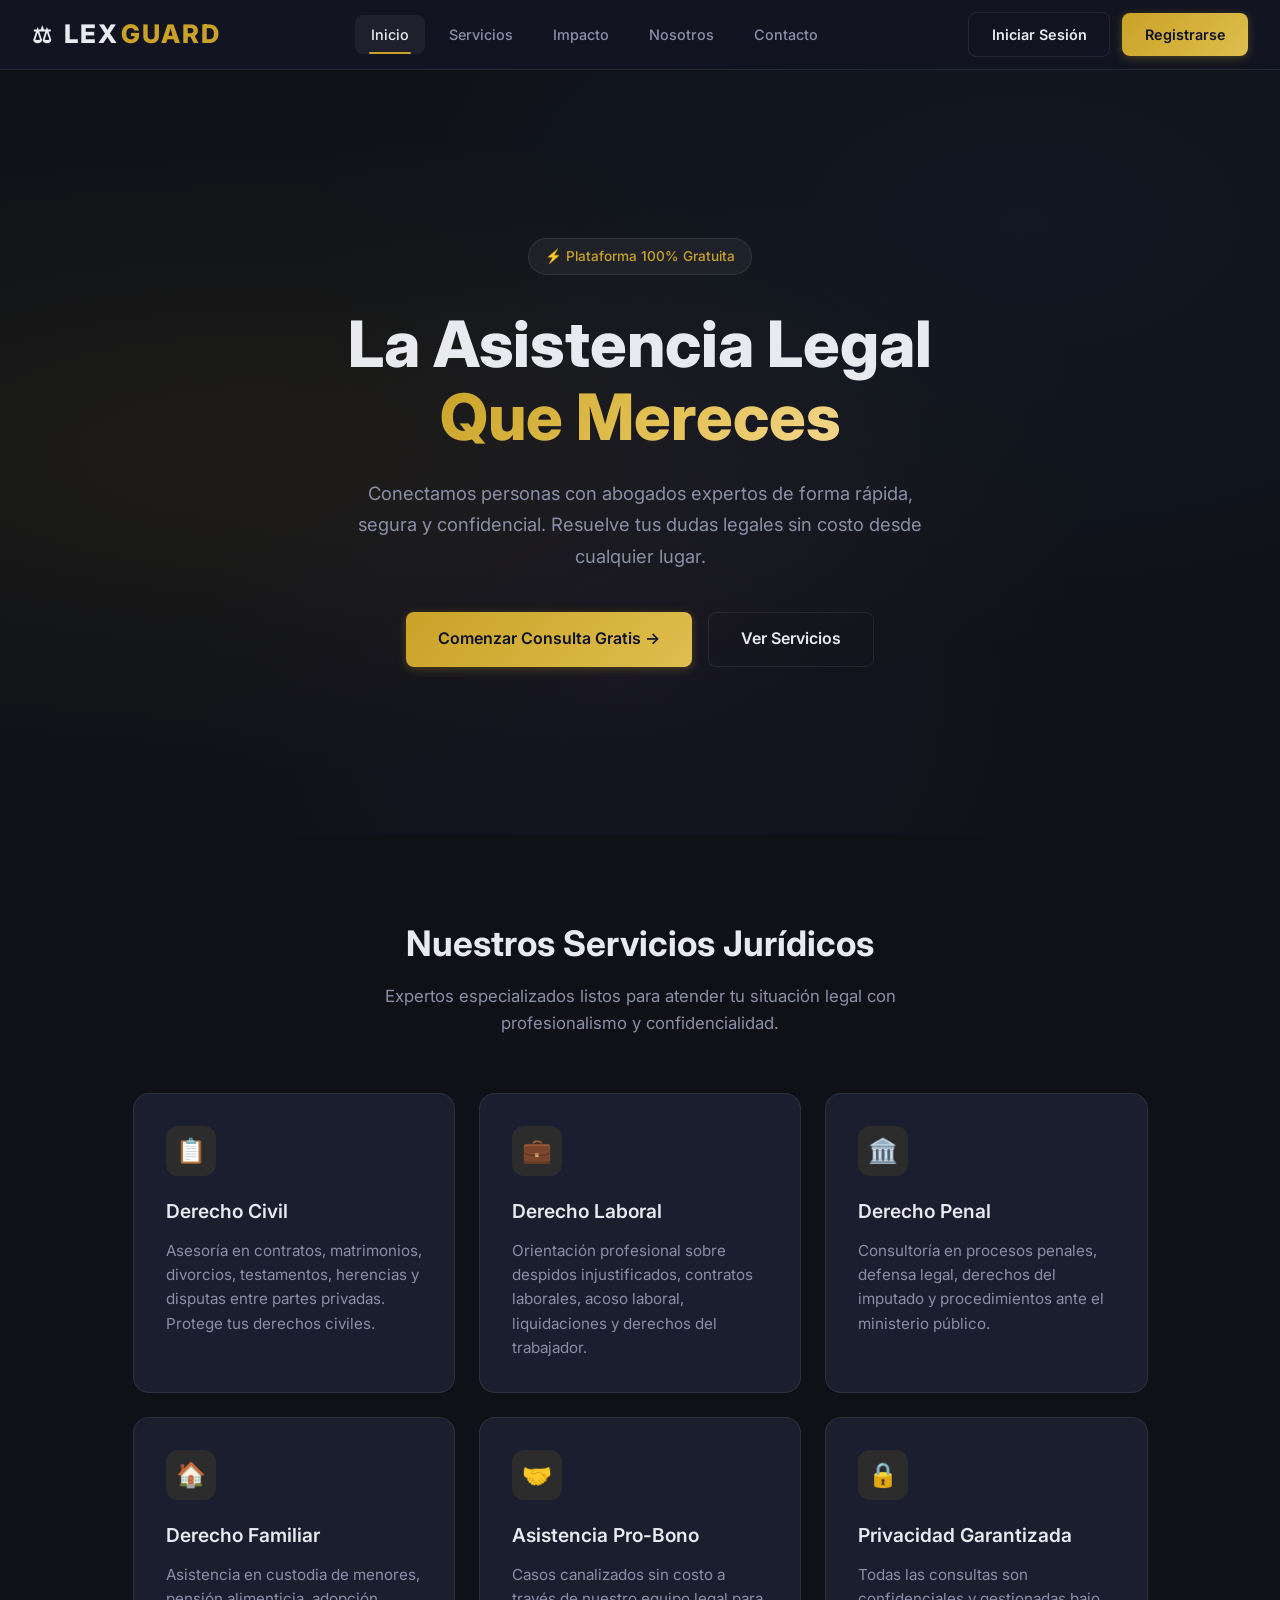
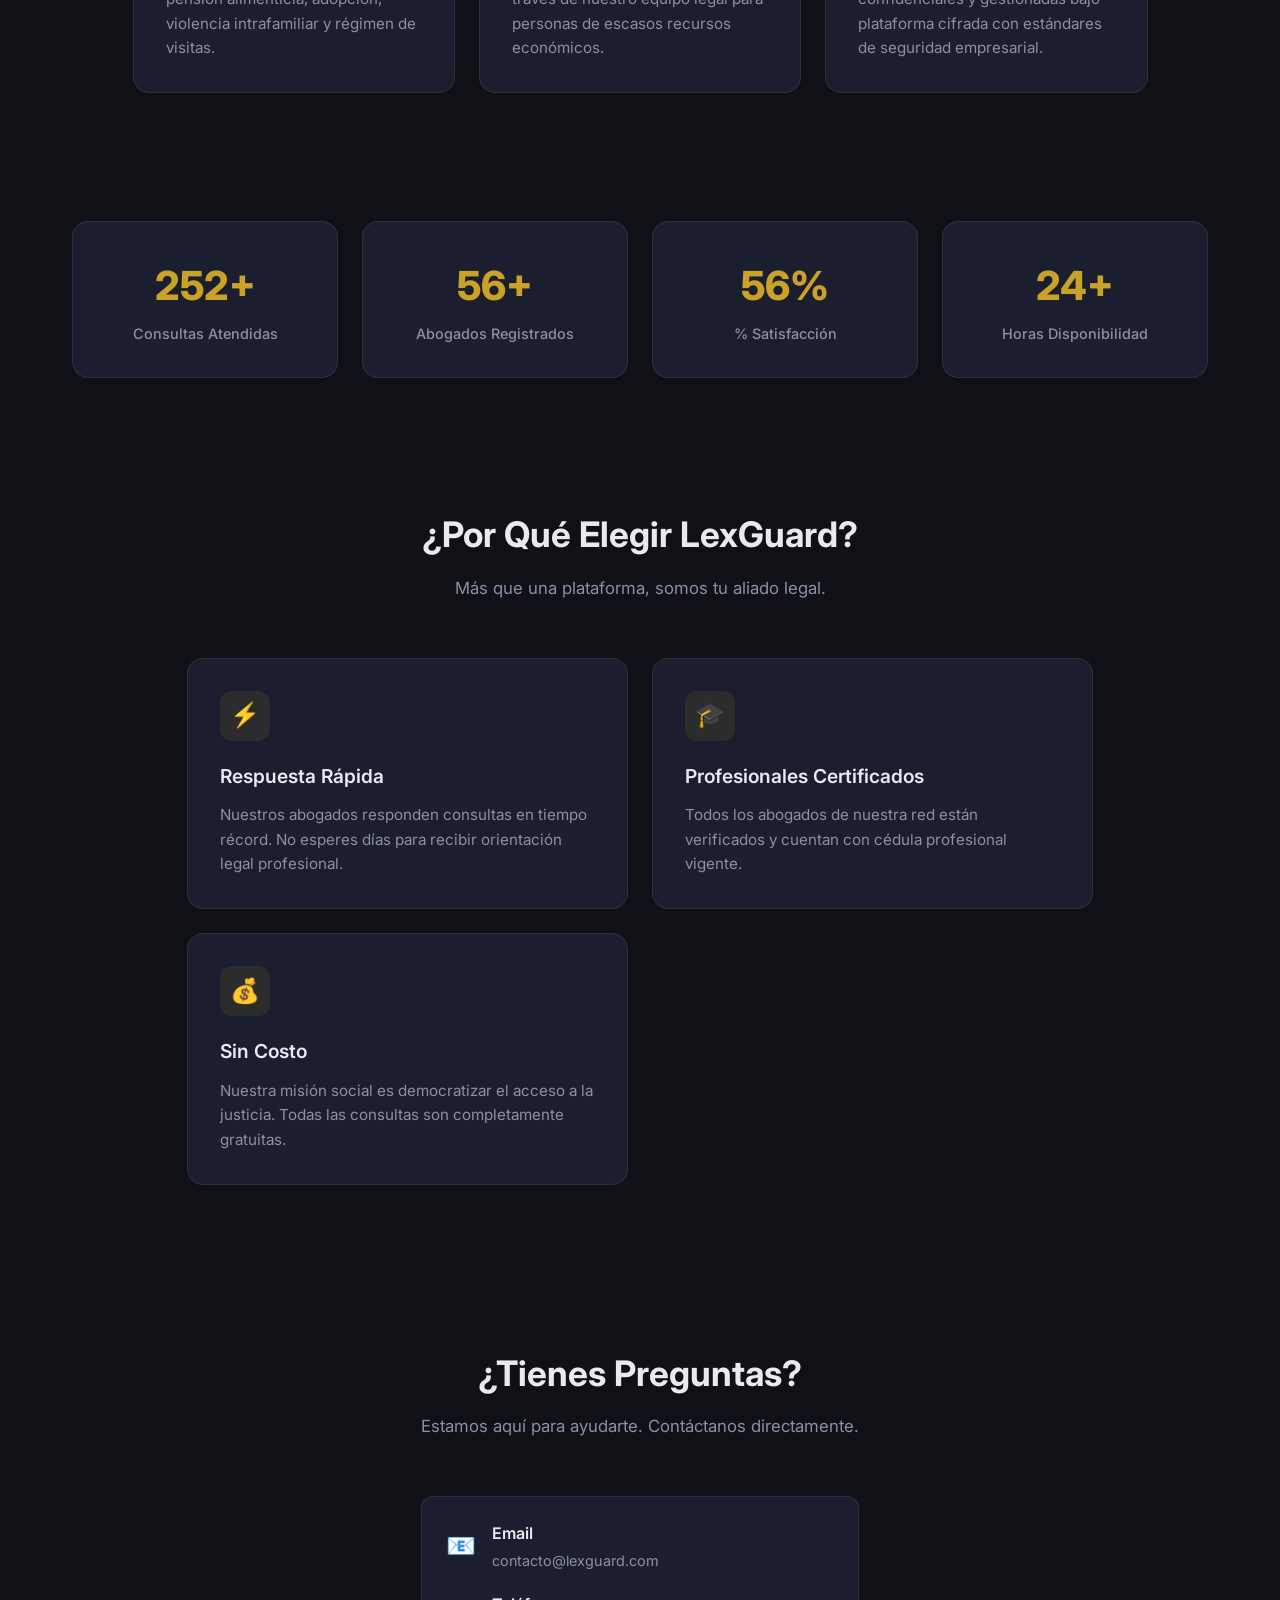
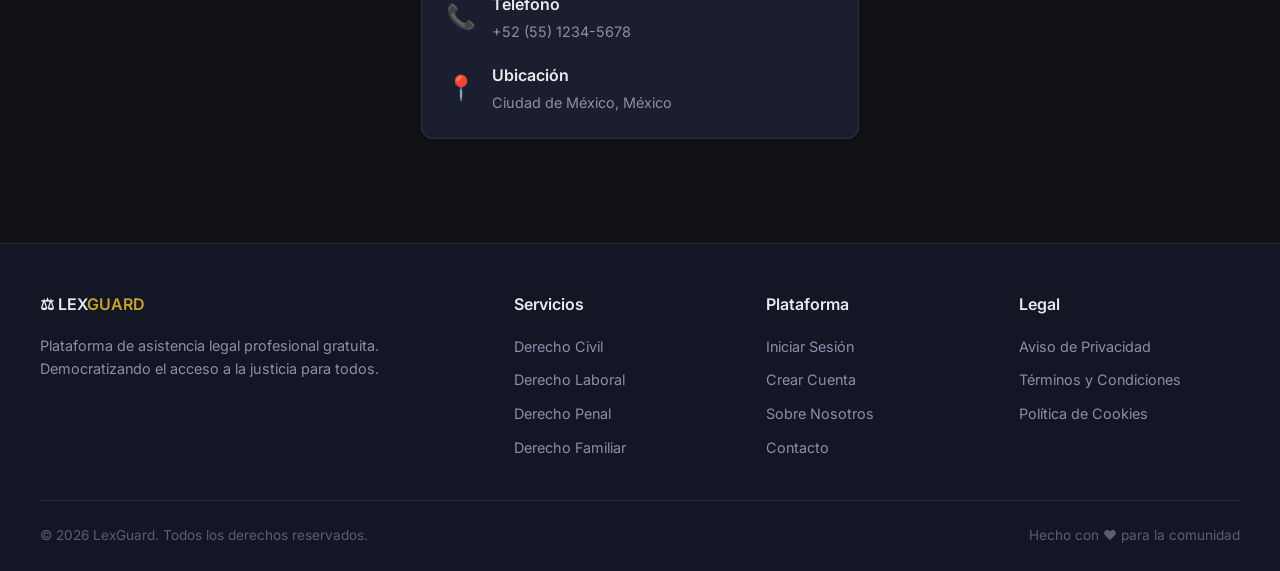
<file: frontend/index.html>
<!DOCTYPE html>
<html lang="es">
<head>
    <meta charset="UTF-8">
    <meta name="viewport" content="width=device-width, initial-scale=1.0">
    <meta name="description" content="LexGuard — Plataforma de asistencia legal profesional gratuita. Consulta a expertos en derecho civil, laboral y penal desde la comodidad de tu hogar.">
    <title>LexGuard | Asistencia Legal Profesional Gratuita</title>
    <link rel="stylesheet" href="css/style.css">
</head>
<body>

    <nav class="navbar" id="mainNavbar">
        <a href="index.html" class="logo">LEX<span>GUARD</span></a>

        <div class="hamburger" id="hamburgerBtn" onclick="toggleMenu()">
            <span></span><span></span><span></span>
        </div>

        <div class="nav-links" id="navLinks">
            <a href="#inicio" class="active">Inicio</a>
            <a href="#servicios">Servicios</a>
            <a href="#estadisticas">Impacto</a>
            <a href="#nosotros">Nosotros</a>
            <a href="#contacto">Contacto</a>
        </div>

        <div class="auth-buttons" id="authSection">
            <a href="login.html" class="btn btn-outline">Iniciar Sesión</a>
            <a href="registro.html" class="btn btn-primary">Registrarse</a>
        </div>
    </nav>

    <section class="hero" id="inicio">
        <div class="hero-content">
            <div class="hero-badge">
                ⚡ Plataforma 100% Gratuita
            </div>
            <h1>
                La Asistencia Legal<br>
                <span class="gradient-text">Que Mereces</span>
            </h1>
            <p>Conectamos personas con abogados expertos de forma rápida, segura y confidencial. Resuelve tus dudas legales sin costo desde cualquier lugar.</p>
            <div class="hero-buttons">
                <a href="registro.html" class="btn btn-primary">Comenzar Consulta Gratis →</a>
                <a href="#servicios" class="btn btn-outline">Ver Servicios</a>
            </div>
        </div>
    </section>

    <section class="section" id="servicios">
        <div class="section-header">
            <h2>Nuestros Servicios Jurídicos</h2>
            <p>Expertos especializados listos para atender tu situación legal con profesionalismo y confidencialidad.</p>
        </div>
        <div class="services-grid">
            <div class="service-card">
                <div class="service-icon">📋</div>
                <h3>Derecho Civil</h3>
                <p>Asesoría en contratos, matrimonios, divorcios, testamentos, herencias y disputas entre partes privadas. Protege tus derechos civiles.</p>
            </div>
            <div class="service-card">
                <div class="service-icon">💼</div>
                <h3>Derecho Laboral</h3>
                <p>Orientación profesional sobre despidos injustificados, contratos laborales, acoso laboral, liquidaciones y derechos del trabajador.</p>
            </div>
            <div class="service-card">
                <div class="service-icon">🏛️</div>
                <h3>Derecho Penal</h3>
                <p>Consultoría en procesos penales, defensa legal, derechos del imputado y procedimientos ante el ministerio público.</p>
            </div>
            <div class="service-card">
                <div class="service-icon">🏠</div>
                <h3>Derecho Familiar</h3>
                <p>Asistencia en custodia de menores, pensión alimenticia, adopción, violencia intrafamiliar y régimen de visitas.</p>
            </div>
            <div class="service-card">
                <div class="service-icon">🤝</div>
                <h3>Asistencia Pro-Bono</h3>
                <p>Casos canalizados sin costo a través de nuestro equipo legal para personas de escasos recursos económicos.</p>
            </div>
            <div class="service-card">
                <div class="service-icon">🔒</div>
                <h3>Privacidad Garantizada</h3>
                <p>Todas las consultas son confidenciales y gestionadas bajo plataforma cifrada con estándares de seguridad empresarial.</p>
            </div>
        </div>
    </section>

    <section id="estadisticas">
        <div class="stats-bar">
            <div class="stat-item">
                <div class="stat-number" data-target="500">0</div>
                <div class="stat-label">Consultas Atendidas</div>
            </div>
            <div class="stat-item">
                <div class="stat-number" data-target="120">0</div>
                <div class="stat-label">Abogados Registrados</div>
            </div>
            <div class="stat-item">
                <div class="stat-number" data-target="95">0</div>
                <div class="stat-label">% Satisfacción</div>
            </div>
            <div class="stat-item">
                <div class="stat-number" data-target="24">0</div>
                <div class="stat-label">Horas Disponibilidad</div>
            </div>
        </div>
    </section>

    <!-- ===== NOSOTROS ===== -->
    <section class="section" id="nosotros">
        <div class="section-header">
            <h2>¿Por Qué Elegir LexGuard?</h2>
            <p>Más que una plataforma, somos tu aliado legal.</p>
        </div>
        <div class="services-grid">
            <div class="service-card">
                <div class="service-icon">⚡</div>
                <h3>Respuesta Rápida</h3>
                <p>Nuestros abogados responden consultas en tiempo récord. No esperes días para recibir orientación legal profesional.</p>
            </div>
            <div class="service-card">
                <div class="service-icon">🎓</div>
                <h3>Profesionales Certificados</h3>
                <p>Todos los abogados de nuestra red están verificados y cuentan con cédula profesional vigente.</p>
            </div>
            <div class="service-card">
                <div class="service-icon">💰</div>
                <h3>Sin Costo</h3>
                <p>Nuestra misión social es democratizar el acceso a la justicia. Todas las consultas son completamente gratuitas.</p>
            </div>
        </div>
    </section>

    <!-- ===== CONTACTO ===== -->
    <section class="section" id="contacto">
        <div class="section-header">
            <h2>¿Tienes Preguntas?</h2>
            <p>Estamos aquí para ayudarte. Contáctanos directamente.</p>
        </div>
        <div style="max-width: 500px; margin: 0 auto;">
            <div class="card">
                <div style="display: grid; gap: 1.25rem;">
                    <div style="display: flex; align-items: center; gap: 1rem;">
                        <span style="font-size: 1.5rem;">📧</span>
                        <div>
                            <div style="font-weight: 600; margin-bottom: 0.15rem;">Email</div>
                            <div style="color: var(--text-secondary); font-size: 0.9rem;">contacto@lexguard.com</div>
                        </div>
                    </div>
                    <div style="display: flex; align-items: center; gap: 1rem;">
                        <span style="font-size: 1.5rem;">📞</span>
                        <div>
                            <div style="font-weight: 600; margin-bottom: 0.15rem;">Teléfono</div>
                            <div style="color: var(--text-secondary); font-size: 0.9rem;">+52 (55) 1234-5678</div>
                        </div>
                    </div>
                    <div style="display: flex; align-items: center; gap: 1rem;">
                        <span style="font-size: 1.5rem;">📍</span>
                        <div>
                            <div style="font-weight: 600; margin-bottom: 0.15rem;">Ubicación</div>
                            <div style="color: var(--text-secondary); font-size: 0.9rem;">Ciudad de México, México</div>
                        </div>
                    </div>
                </div>
            </div>
        </div>
    </section>

    <footer class="footer">
        <div class="footer-grid">
            <div class="footer-col">
                <h4>⚖ LEX<span style="color: var(--accent);">GUARD</span></h4>
                <p>Plataforma de asistencia legal profesional gratuita. Democratizando el acceso a la justicia para todos.</p>
            </div>
            <div class="footer-col">
                <h4>Servicios</h4>
                <ul>
                    <li><a href="#servicios">Derecho Civil</a></li>
                    <li><a href="#servicios">Derecho Laboral</a></li>
                    <li><a href="#servicios">Derecho Penal</a></li>
                    <li><a href="#servicios">Derecho Familiar</a></li>
                </ul>
            </div>
            <div class="footer-col">
                <h4>Plataforma</h4>
                <ul>
                    <li><a href="login.html">Iniciar Sesión</a></li>
                    <li><a href="registro.html">Crear Cuenta</a></li>
                    <li><a href="#nosotros">Sobre Nosotros</a></li>
                    <li><a href="#contacto">Contacto</a></li>
                </ul>
            </div>
            <div class="footer-col">
                <h4>Legal</h4>
                <ul>
                    <li><a href="#">Aviso de Privacidad</a></li>
                    <li><a href="#">Términos y Condiciones</a></li>
                    <li><a href="#">Política de Cookies</a></li>
                </ul>
            </div>
        </div>
        <div class="footer-bottom">
            <span>© 2026 LexGuard. Todos los derechos reservados.</span>
            <span>Hecho con ❤️ para la comunidad</span>
        </div>
    </footer>

    <script src="js/auth.js"></script>
    <script>
        // --- Auth-aware navbar ---
        document.addEventListener("DOMContentLoaded", () => {
            if (auth.isAuthenticated()) {
                const user = auth.getUser();
                document.getElementById('authSection').innerHTML = `
                    <span style="color: var(--text-secondary); font-size: 0.9rem;">Hola, <strong style="color: var(--text-primary);">${user.nombre || 'Usuario'}</strong></span>
                    <a href="dashboard.html" class="btn btn-primary">Mi Panel</a>
                    <button class="btn btn-outline" onclick="logout()">Salir</button>
                `;
            }
        });

        // --- Hamburger Menu ---
        function toggleMenu() {
            document.getElementById('navLinks').classList.toggle('open');
            document.getElementById('hamburgerBtn').classList.toggle('active');
        }

        // Close menu on link click (mobile)
        document.querySelectorAll('.nav-links a').forEach(link => {
            link.addEventListener('click', () => {
                document.getElementById('navLinks').classList.remove('open');
                document.getElementById('hamburgerBtn').classList.remove('active');
            });
        });

        // --- Stat Counter Animation ---
        const statNumbers = document.querySelectorAll('.stat-number[data-target]');
        const observerOptions = { threshold: 0.5 };
        const statsObserver = new IntersectionObserver((entries) => {
            entries.forEach(entry => {
                if (entry.isIntersecting) {
                    const el = entry.target;
                    const target = parseInt(el.getAttribute('data-target'));
                    let current = 0;
                    const increment = Math.ceil(target / 60);
                    const suffix = el.closest('.stat-item').querySelector('.stat-label').textContent.includes('%') ? '%' : '+';
                    const timer = setInterval(() => {
                        current += increment;
                        if (current >= target) {
                            current = target;
                            clearInterval(timer);
                        }
                        el.textContent = current + suffix;
                    }, 25);
                    statsObserver.unobserve(el);
                }
            });
        }, observerOptions);

        statNumbers.forEach(num => statsObserver.observe(num));

        // --- Active nav link on scroll ---
        const sections = document.querySelectorAll('section[id]');
        window.addEventListener('scroll', () => {
            const scrollY = window.scrollY + 100;
            sections.forEach(sec => {
                const top = sec.offsetTop;
                const height = sec.offsetHeight;
                const id = sec.getAttribute('id');
                const link = document.querySelector(`.nav-links a[href="#${id}"]`);
                if (link) {
                    if (scrollY >= top && scrollY < top + height) {
                        document.querySelectorAll('.nav-links a').forEach(a => a.classList.remove('active'));
                        link.classList.add('active');
                    }
                }
            });
        });
    </script>
</body>
</html>
</file>
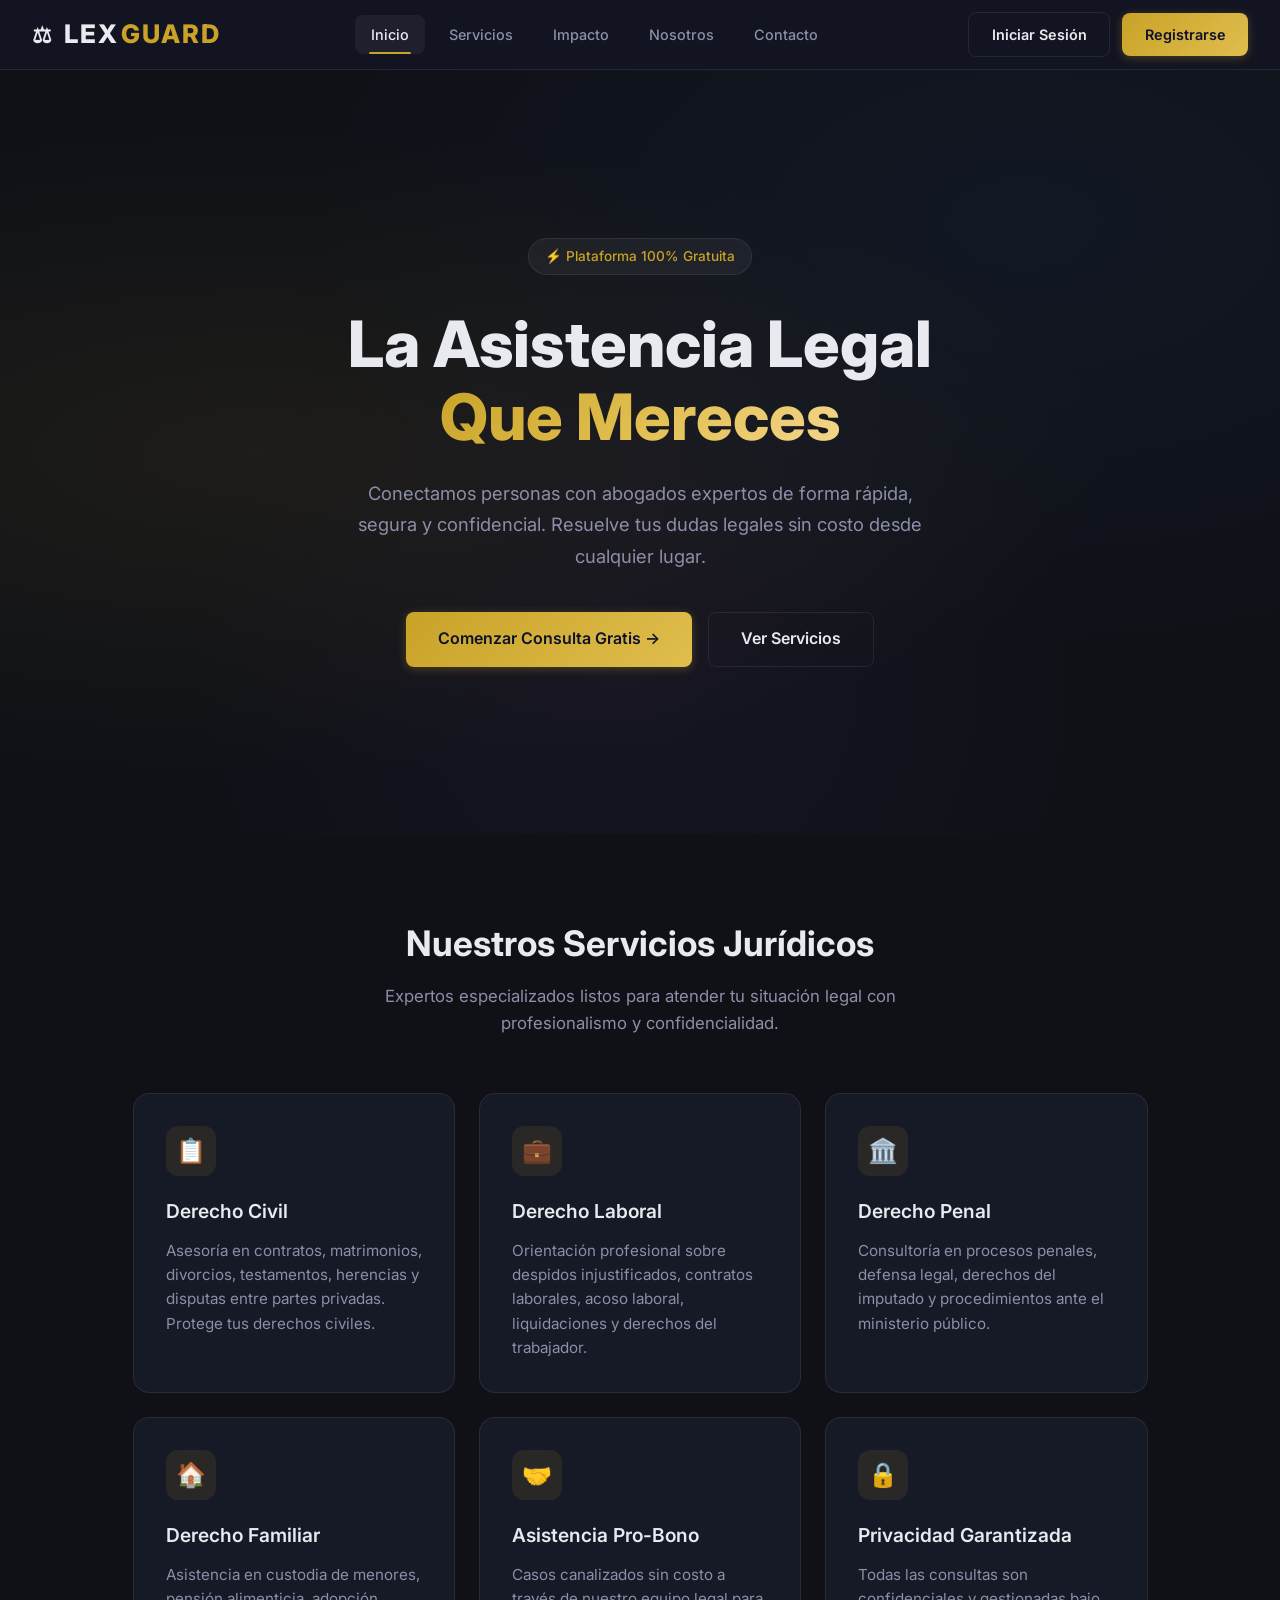
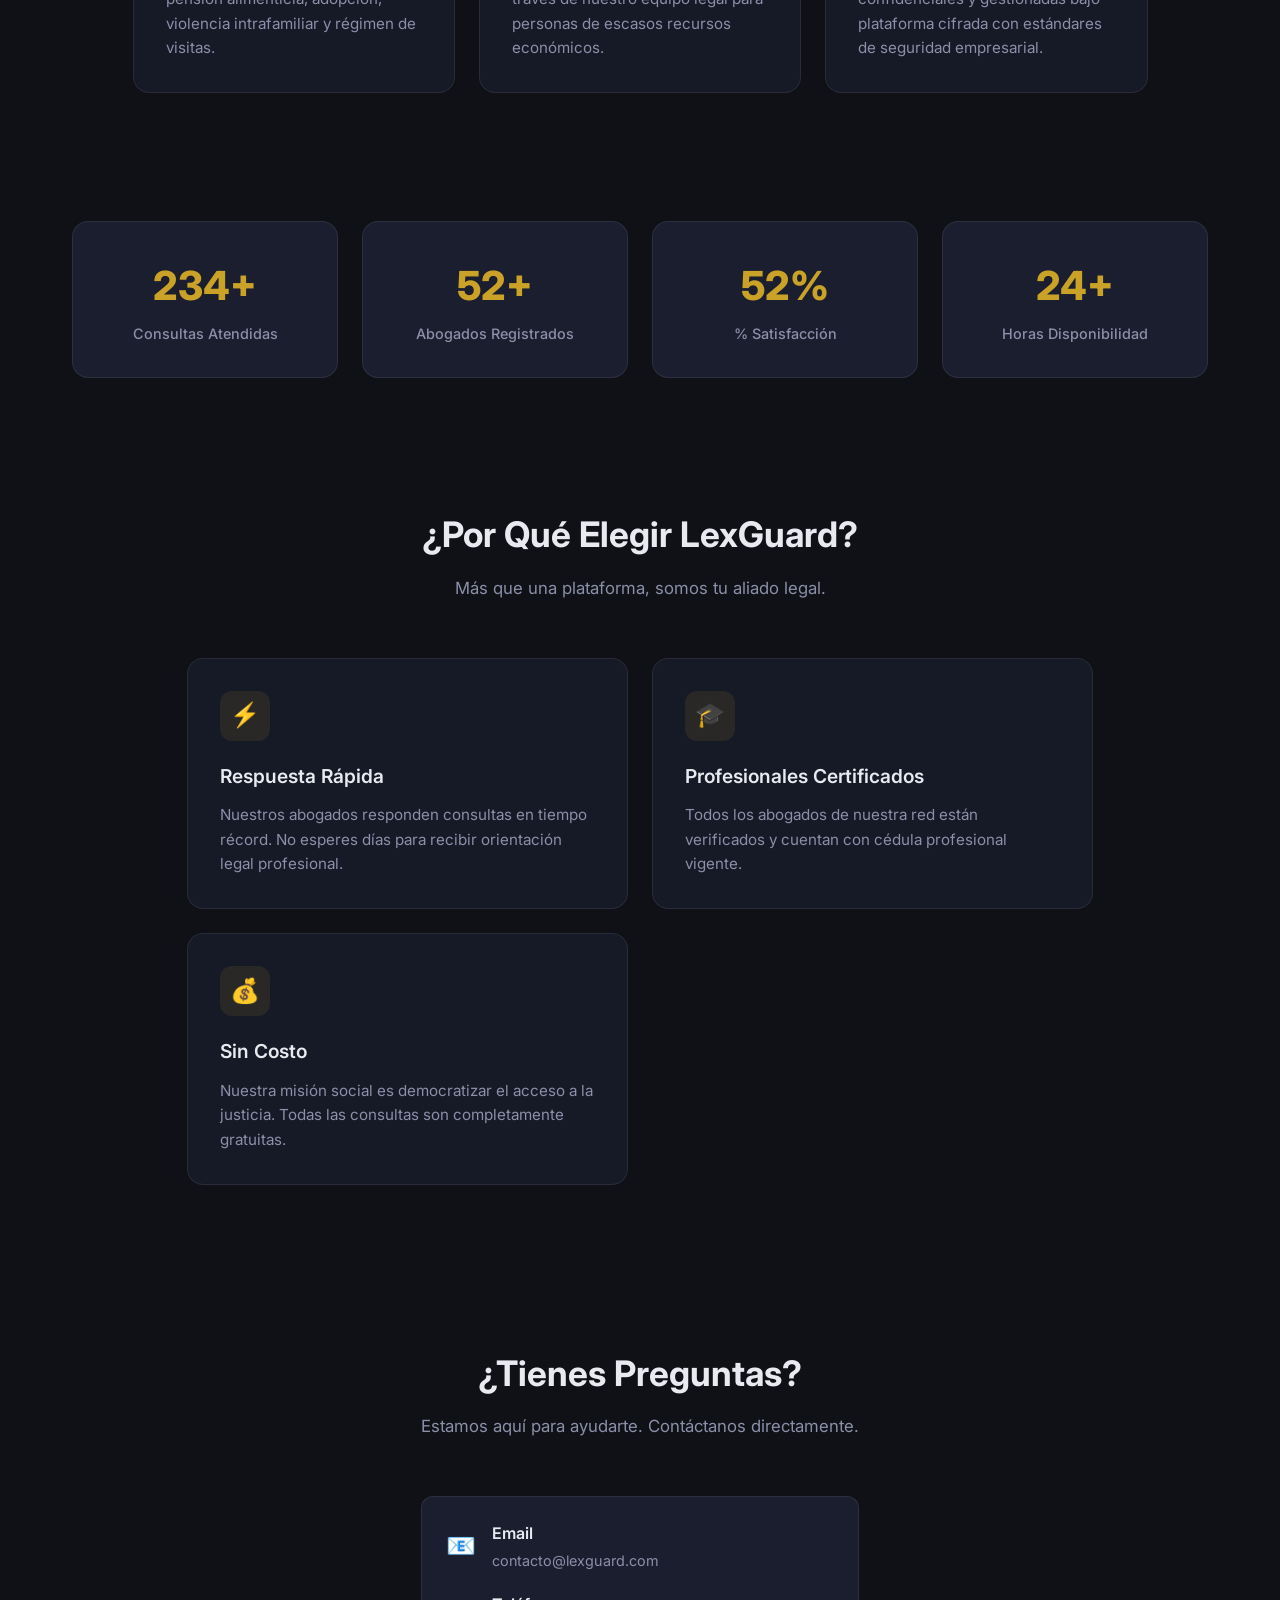
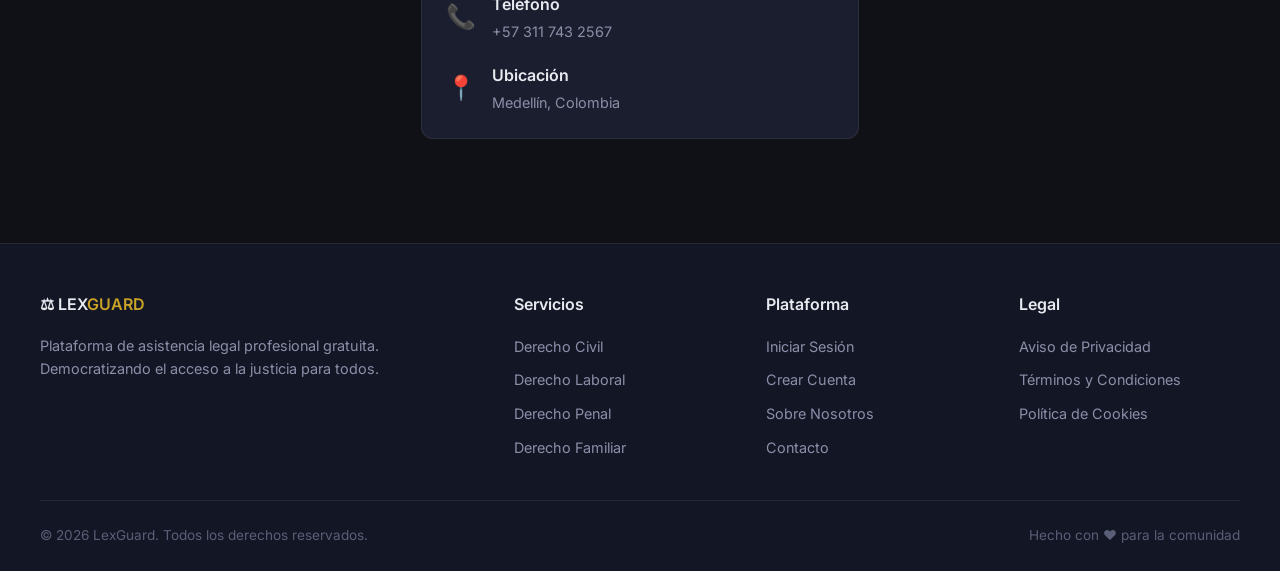
<file: src/main/resources/static/index.html>
<!DOCTYPE html>
<html lang="es">

<head>
    <meta charset="UTF-8">
    <meta name="viewport" content="width=device-width, initial-scale=1.0">
    <meta name="description"
        content="LexGuard — Plataforma de asistencia legal profesional gratuita. Consulta a expertos en derecho civil, laboral y penal desde la comodidad de tu hogar.">
    <title>LexGuard | Asistencia Legal Profesional Gratuita</title>
    <link rel="stylesheet" href="css/style.css">
</head>

<body>

    <nav class="navbar" id="mainNavbar">
        <a href="index.html" class="logo">LEX<span>GUARD</span></a>

        <div class="hamburger" id="hamburgerBtn" onclick="toggleMenu()">
            <span></span><span></span><span></span>
        </div>

        <div class="nav-links" id="navLinks">
            <a href="#inicio" class="active">Inicio</a>
            <a href="#servicios">Servicios</a>
            <a href="#estadisticas">Impacto</a>
            <a href="#nosotros">Nosotros</a>
            <a href="#contacto">Contacto</a>
        </div>

        <div class="auth-buttons" id="authSection">
            <a href="login.html" class="btn btn-outline">Iniciar Sesión</a>
            <a href="registro.html" class="btn btn-primary">Registrarse</a>
        </div>
    </nav>

    <section class="hero" id="inicio">
        <div class="hero-content">
            <div class="hero-badge">
                ⚡ Plataforma 100% Gratuita
            </div>
            <h1>
                La Asistencia Legal<br>
                <span class="gradient-text">Que Mereces</span>
            </h1>
            <p>Conectamos personas con abogados expertos de forma rápida, segura y confidencial. Resuelve tus dudas
                legales sin costo desde cualquier lugar.</p>
            <div class="hero-buttons">
                <a href="registro.html" class="btn btn-primary">Comenzar Consulta Gratis →</a>
                <a href="#servicios" class="btn btn-outline">Ver Servicios</a>
            </div>
        </div>
    </section>

    <section class="section" id="servicios">
        <div class="section-header">
            <h2>Nuestros Servicios Jurídicos</h2>
            <p>Expertos especializados listos para atender tu situación legal con profesionalismo y confidencialidad.
            </p>
        </div>
        <div class="services-grid">
            <div class="service-card">
                <div class="service-icon">📋</div>
                <h3>Derecho Civil</h3>
                <p>Asesoría en contratos, matrimonios, divorcios, testamentos, herencias y disputas entre partes
                    privadas. Protege tus derechos civiles.</p>
            </div>
            <div class="service-card">
                <div class="service-icon">💼</div>
                <h3>Derecho Laboral</h3>
                <p>Orientación profesional sobre despidos injustificados, contratos laborales, acoso laboral,
                    liquidaciones y derechos del trabajador.</p>
            </div>
            <div class="service-card">
                <div class="service-icon">🏛️</div>
                <h3>Derecho Penal</h3>
                <p>Consultoría en procesos penales, defensa legal, derechos del imputado y procedimientos ante el
                    ministerio público.</p>
            </div>
            <div class="service-card">
                <div class="service-icon">🏠</div>
                <h3>Derecho Familiar</h3>
                <p>Asistencia en custodia de menores, pensión alimenticia, adopción, violencia intrafamiliar y régimen
                    de visitas.</p>
            </div>
            <div class="service-card">
                <div class="service-icon">🤝</div>
                <h3>Asistencia Pro-Bono</h3>
                <p>Casos canalizados sin costo a través de nuestro equipo legal para personas de escasos recursos
                    económicos.</p>
            </div>
            <div class="service-card">
                <div class="service-icon">🔒</div>
                <h3>Privacidad Garantizada</h3>
                <p>Todas las consultas son confidenciales y gestionadas bajo plataforma cifrada con estándares de
                    seguridad empresarial.</p>
            </div>
        </div>
    </section>

    <section id="estadisticas">
        <div class="stats-bar">
            <div class="stat-item">
                <div class="stat-number" data-target="500">0</div>
                <div class="stat-label">Consultas Atendidas</div>
            </div>
            <div class="stat-item">
                <div class="stat-number" data-target="120">0</div>
                <div class="stat-label">Abogados Registrados</div>
            </div>
            <div class="stat-item">
                <div class="stat-number" data-target="95">0</div>
                <div class="stat-label">% Satisfacción</div>
            </div>
            <div class="stat-item">
                <div class="stat-number" data-target="24">0</div>
                <div class="stat-label">Horas Disponibilidad</div>
            </div>
        </div>
    </section>

    
    <section class="section" id="nosotros">
        <div class="section-header">
            <h2>¿Por Qué Elegir LexGuard?</h2>
            <p>Más que una plataforma, somos tu aliado legal.</p>
        </div>
        <div class="services-grid">
            <div class="service-card">
                <div class="service-icon">⚡</div>
                <h3>Respuesta Rápida</h3>
                <p>Nuestros abogados responden consultas en tiempo récord. No esperes días para recibir orientación
                    legal profesional.</p>
            </div>
            <div class="service-card">
                <div class="service-icon">🎓</div>
                <h3>Profesionales Certificados</h3>
                <p>Todos los abogados de nuestra red están verificados y cuentan con cédula profesional vigente.</p>
            </div>
            <div class="service-card">
                <div class="service-icon">💰</div>
                <h3>Sin Costo</h3>
                <p>Nuestra misión social es democratizar el acceso a la justicia. Todas las consultas son completamente
                    gratuitas.</p>
            </div>
        </div>
    </section>

    
    <section class="section" id="contacto">
        <div class="section-header">
            <h2>¿Tienes Preguntas?</h2>
            <p>Estamos aquí para ayudarte. Contáctanos directamente.</p>
        </div>
        <div style="max-width: 500px; margin: 0 auto;">
            <div class="card">
                <div style="display: grid; gap: 1.25rem;">
                    <div style="display: flex; align-items: center; gap: 1rem;">
                        <span style="font-size: 1.5rem;">📧</span>
                        <div>
                            <div style="font-weight: 600; margin-bottom: 0.15rem;">Email</div>
                            <div style="color: var(--text-secondary); font-size: 0.9rem;">contacto@lexguard.com</div>
                        </div>
                    </div>
                    <div style="display: flex; align-items: center; gap: 1rem;">
                        <span style="font-size: 1.5rem;">📞</span>
                        <div>
                            <div style="font-weight: 600; margin-bottom: 0.15rem;">Teléfono</div>
                            <div style="color: var(--text-secondary); font-size: 0.9rem;">+57 311 743 2567</div>
                        </div>
                    </div>
                    <div style="display: flex; align-items: center; gap: 1rem;">
                        <span style="font-size: 1.5rem;">📍</span>
                        <div>
                            <div style="font-weight: 600; margin-bottom: 0.15rem;">Ubicación</div>
                            <div style="color: var(--text-secondary); font-size: 0.9rem;">Medellín, Colombia</div>
                        </div>
                    </div>
                </div>
            </div>
        </div>
    </section>

    <footer class="footer">
        <div class="footer-grid">
            <div class="footer-col">
                <h4>⚖ LEX<span style="color: var(--accent);">GUARD</span></h4>
                <p>Plataforma de asistencia legal profesional gratuita. Democratizando el acceso a la justicia para
                    todos.</p>
            </div>
            <div class="footer-col">
                <h4>Servicios</h4>
                <ul>
                    <li><a href="#servicios">Derecho Civil</a></li>
                    <li><a href="#servicios">Derecho Laboral</a></li>
                    <li><a href="#servicios">Derecho Penal</a></li>
                    <li><a href="#servicios">Derecho Familiar</a></li>
                </ul>
            </div>
            <div class="footer-col">
                <h4>Plataforma</h4>
                <ul>
                    <li><a href="login.html">Iniciar Sesión</a></li>
                    <li><a href="registro.html">Crear Cuenta</a></li>
                    <li><a href="#nosotros">Sobre Nosotros</a></li>
                    <li><a href="#contacto">Contacto</a></li>
                </ul>
            </div>
            <div class="footer-col">
                <h4>Legal</h4>
                <ul>
                    <li><a href="#">Aviso de Privacidad</a></li>
                    <li><a href="#">Términos y Condiciones</a></li>
                    <li><a href="#">Política de Cookies</a></li>
                </ul>
            </div>
        </div>
        <div class="footer-bottom">
            <span>© 2026 LexGuard. Todos los derechos reservados.</span>
            <span>Hecho con ❤️ para la comunidad</span>
        </div>
    </footer>

    <script src="js/auth.js"></script>
    <script>
        // --- Auth-aware navbar ---
        document.addEventListener("DOMContentLoaded", () => {
            if (auth.isAuthenticated()) {
                const user = auth.getUser();
                document.getElementById('authSection').innerHTML = `
                    <span style="color: var(--text-secondary); font-size: 0.9rem;">Hola, <strong style="color: var(--text-primary);">${user.nombre || 'Usuario'}</strong></span>
                    <a href="dashboard.html" class="btn btn-primary">Mi Panel</a>
                    <button class="btn btn-outline" onclick="logout()">Salir</button>
                `;
            }
        });

        // --- Hamburger Menu ---
        function toggleMenu() {
            document.getElementById('navLinks').classList.toggle('open');
            document.getElementById('hamburgerBtn').classList.toggle('active');
        }

        // Close menu on link click (mobile)
        document.querySelectorAll('.nav-links a').forEach(link => {
            link.addEventListener('click', () => {
                document.getElementById('navLinks').classList.remove('open');
                document.getElementById('hamburgerBtn').classList.remove('active');
            });
        });

        // --- Stat Counter Animation ---
        const statNumbers = document.querySelectorAll('.stat-number[data-target]');
        const observerOptions = { threshold: 0.5 };
        const statsObserver = new IntersectionObserver((entries) => {
            entries.forEach(entry => {
                if (entry.isIntersecting) {
                    const el = entry.target;
                    const target = parseInt(el.getAttribute('data-target'));
                    let current = 0;
                    const increment = Math.ceil(target / 60);
                    const suffix = el.closest('.stat-item').querySelector('.stat-label').textContent.includes('%') ? '%' : '+';
                    const timer = setInterval(() => {
                        current += increment;
                        if (current >= target) {
                            current = target;
                            clearInterval(timer);
                        }
                        el.textContent = current + suffix;
                    }, 25);
                    statsObserver.unobserve(el);
                }
            });
        }, observerOptions);

        statNumbers.forEach(num => statsObserver.observe(num));

        // --- Active nav link on scroll ---
        const sections = document.querySelectorAll('section[id]');
        window.addEventListener('scroll', () => {
            const scrollY = window.scrollY + 100;
            sections.forEach(sec => {
                const top = sec.offsetTop;
                const height = sec.offsetHeight;
                const id = sec.getAttribute('id');
                const link = document.querySelector(`.nav-links a[href="#${id}"]`);
                if (link) {
                    if (scrollY >= top && scrollY < top + height) {
                        document.querySelectorAll('.nav-links a').forEach(a => a.classList.remove('active'));
                        link.classList.add('active');
                    }
                }
            });
        });
    </script>
</body>

</html>
</file>
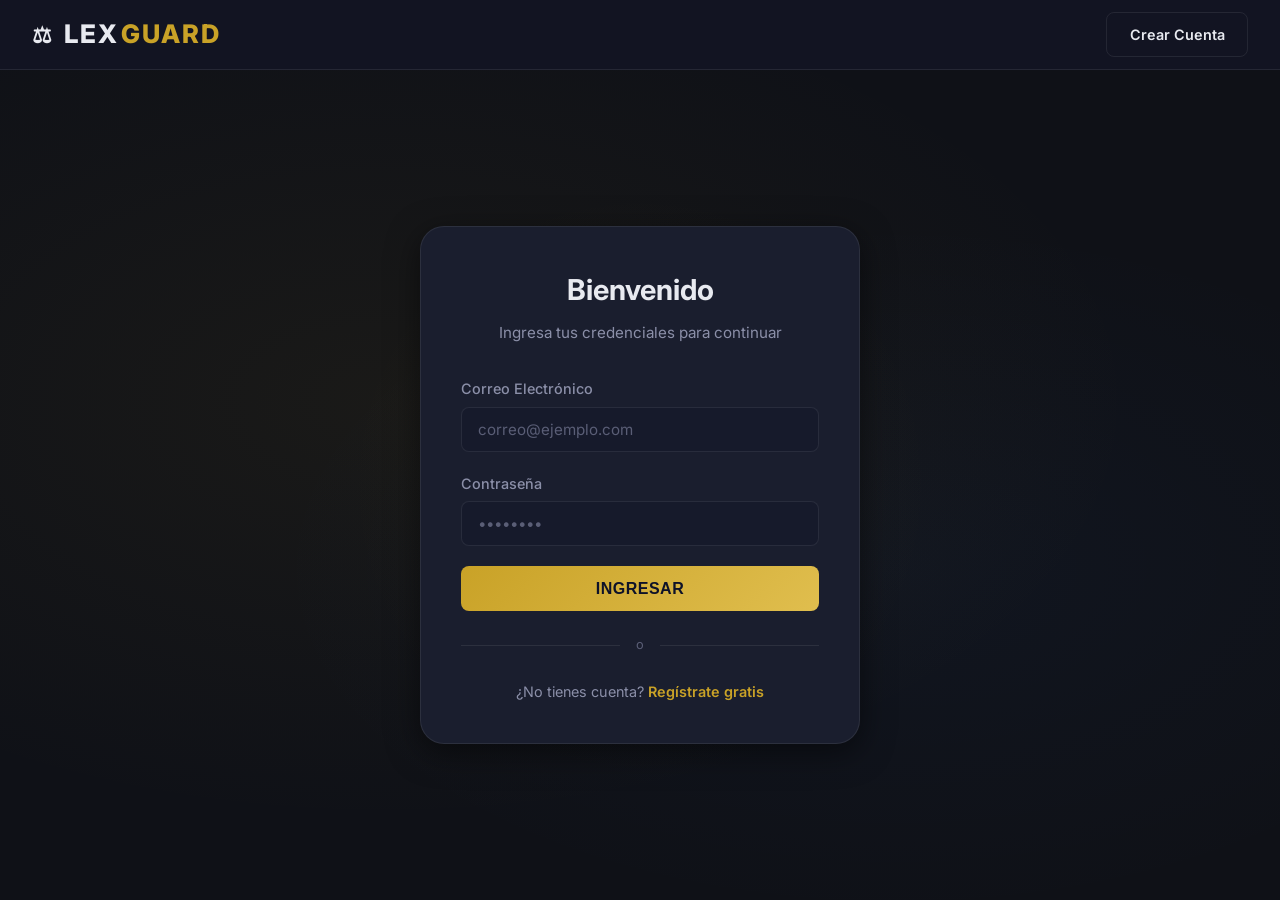
<file: frontend/admin.html>
<!DOCTYPE html>
<html lang="es">
<head>
    <meta charset="UTF-8">
    <meta name="viewport" content="width=device-width, initial-scale=1.0">
    <meta name="description" content="Panel de Administración LexGuard — Gestión de usuarios y consultas.">
    <title>Administración | LexGuard</title>
    <link rel="stylesheet" href="css/style.css">
</head>
<body>

    <nav class="navbar">
        <a href="index.html" class="logo">LEX<span>GUARD</span></a>
        <div style="display: flex; align-items: center; gap: 1rem;">
            <button class="btn btn-outline btn-sm" onclick="logout()">Cerrar Sesión</button>
        </div>
    </nav>

    <div class="dashboard-wrapper">

        <aside class="sidebar">
            <div class="sidebar-profile">
                <div class="profile-name" id="sidebarName">Admin</div>
                <div class="profile-role">ADMINISTRADOR</div>
            </div>
            <ul class="sidebar-menu">
                <li><a href="#" class="active" onclick="switchAdminView('stats', this)"><span class="menu-icon">📊</span> Estadísticas</a></li>
                <li><a href="#" onclick="switchAdminView('users', this)"><span class="menu-icon">👥</span> Usuarios</a></li>
                <li><a href="#" onclick="switchAdminView('queries', this)"><span class="menu-icon">📋</span> Consultas</a></li>
            </ul>
            <div class="sidebar-bottom">
                <a href="dashboard.html" style="color: var(--text-secondary); text-decoration: none; font-size: 0.85rem;">← Panel Principal</a>
            </div>
        </aside>

        <!-- Main -->
        <main class="dashboard-main">

            <div id="alertMsg" class="alert" style="display: none;"></div>

            <!-- VIEW: STATS -->
            <div id="viewStats" class="admin-view">
                <div class="page-header">
                    <h1>Estadísticas del Sistema</h1>
                    <p>Visión general del estado de la plataforma</p>
                </div>
                <div class="stats-grid">
                    <div class="stat-card">
                        <div class="stat-icon">👥</div>
                        <div class="stat-value" id="sTotalUsers">-</div>
                        <div class="stat-label">Total Usuarios</div>
                    </div>
                    <div class="stat-card">
                        <div class="stat-icon">👤</div>
                        <div class="stat-value" id="sClientes">-</div>
                        <div class="stat-label">Clientes</div>
                    </div>
                    <div class="stat-card">
                        <div class="stat-icon">⚖️</div>
                        <div class="stat-value" id="sAbogados">-</div>
                        <div class="stat-label">Abogados</div>
                    </div>
                    <div class="stat-card">
                        <div class="stat-icon">🔑</div>
                        <div class="stat-value" id="sAdmins">-</div>
                        <div class="stat-label">Admins</div>
                    </div>
                </div>
                <div class="stats-grid" style="margin-top: 0;">
                    <div class="stat-card">
                        <div class="stat-icon">📝</div>
                        <div class="stat-value" id="sTotalConsultas">-</div>
                        <div class="stat-label">Total Consultas</div>
                    </div>
                    <div class="stat-card">
                        <div class="stat-icon">⏳</div>
                        <div class="stat-value" id="sPendientes">-</div>
                        <div class="stat-label">Pendientes</div>
                    </div>
                    <div class="stat-card">
                        <div class="stat-icon">✅</div>
                        <div class="stat-value" id="sResueltas">-</div>
                        <div class="stat-label">Resueltas</div>
                    </div>
                </div>
            </div>


            <div id="viewUsers" class="admin-view" style="display:none;">
                <div class="page-header">
                    <h1>Gestión de Usuarios</h1>
                    <p>Administra las cuentas y roles de la plataforma</p>
                </div>
                <div class="card">
                    <div class="card-header">
                        <h3>Usuarios Registrados</h3>
                    </div>
                    <div class="table-wrapper">
                        <table class="data-table" id="usersTable">
                            <thead>
                                <tr>
                                    <th>ID</th>
                                    <th>Nombre</th>
                                    <th>Email</th>
                                    <th>Rol</th>
                                    <th>Acciones</th>
                                </tr>
                            </thead>
                            <tbody id="usersBody">
                                <tr><td colspan="5" style="text-align:center; padding: 2rem; color: var(--text-secondary);">Cargando...</td></tr>
                            </tbody>
                        </table>
                    </div>
                </div>
            </div>


            <div id="viewQueries" class="admin-view" style="display:none;">
                <div class="page-header">
                    <h1>Todas las Consultas</h1>
                    <p>Registro completo de consultas legales</p>
                </div>
                <div class="card">
                    <div class="card-header">
                        <h3>Consultas del Sistema</h3>
                        <div style="display: flex; gap: 0.5rem;">
                            <button class="btn btn-sm btn-outline filter-btn active" onclick="filterAdminQ('TODAS', this)">Todas</button>
                            <button class="btn btn-sm btn-outline filter-btn" onclick="filterAdminQ('PENDIENTE', this)">Pendientes</button>
                            <button class="btn btn-sm btn-outline filter-btn" onclick="filterAdminQ('RESUELTA', this)">Resueltas</button>
                        </div>
                    </div>
                    <div class="table-wrapper">
                        <table class="data-table">
                            <thead>
                                <tr>
                                    <th>ID</th>
                                    <th>Título</th>
                                    <th>Estado</th>
                                    <th>Cliente</th>
                                    <th>Fecha</th>
                                    <th>Acciones</th>
                                </tr>
                            </thead>
                            <tbody id="queriesBody">
                                <tr><td colspan="6" style="text-align:center; padding: 2rem; color: var(--text-secondary);">Cargando...</td></tr>
                            </tbody>
                        </table>
                    </div>
                </div>
            </div>

        </main>
    </div>

    <script src="js/auth.js"></script>
    <script src="js/api.js"></script>
    <script>
        // Protect: only ADMIN
        auth.protectRoute();
        const user = auth.getUser();
        if (user.rol !== 'ADMIN') {
            window.location.href = 'dashboard.html';
        }
        document.getElementById('sidebarName').textContent = user.nombre || 'Admin';

        let allUsers = [];
        let allQueries = [];

        function switchAdminView(view, linkEl) {
            document.querySelectorAll('.admin-view').forEach(v => v.style.display = 'none');
            document.getElementById('view' + view.charAt(0).toUpperCase() + view.slice(1)).style.display = 'block';
            document.querySelectorAll('.sidebar-menu a').forEach(a => a.classList.remove('active'));
            if (linkEl) linkEl.classList.add('active');

            if (view === 'stats') loadStats();
            if (view === 'users') loadUsers();
            if (view === 'queries') loadQueries();
        }

        async function loadStats() {
            const uStats = await fetchApi('/usuarios/stats', { method: 'GET' });
            if (uStats && !uStats.isError) {
                document.getElementById('sTotalUsers').textContent = uStats.totalUsuarios || 0;
                document.getElementById('sClientes').textContent = uStats.clientes || 0;
                document.getElementById('sAbogados').textContent = uStats.abogados || 0;
                document.getElementById('sAdmins').textContent = uStats.admins || 0;
            }
            const cStats = await fetchApi('/consultas/estadisticas', { method: 'GET' });
            if (cStats && !cStats.isError) {
                document.getElementById('sTotalConsultas').textContent = cStats.totalConsultas || 0;
                document.getElementById('sPendientes').textContent = cStats.pendientes || 0;
                document.getElementById('sResueltas').textContent = cStats.resueltas || 0;
            }
        }

        async function loadUsers() {
            const users = await fetchApi('/usuarios', { method: 'GET' });
            if (users && !users.isError) {
                allUsers = users;
                renderUsersTable(users);
            }
        }

        function renderUsersTable(users) {
            const tbody = document.getElementById('usersBody');
            if (!users || users.length === 0) {
                tbody.innerHTML = '<tr><td colspan="5" style="text-align:center; padding: 2rem; color: var(--text-secondary);">No hay usuarios</td></tr>';
                return;
            }
            tbody.innerHTML = users.map(u => `
                <tr>
                    <td>#${u.id}</td>
                    <td style="font-weight: 600;">${escapeHtml(u.nombreCompleto)}</td>
                    <td style="color: var(--text-secondary);">${escapeHtml(u.email)}</td>
                    <td>
                        <select onchange="changeRole(${u.id}, this.value)" style="background: var(--bg-input); color: var(--text-primary); border: 1px solid var(--glass-border); border-radius: 6px; padding: 0.3rem 0.5rem; font-size: 0.8rem; cursor: pointer;">
                            <option value="CLIENTE" ${u.rol === 'CLIENTE' ? 'selected' : ''}>Cliente</option>
                            <option value="ABOGADO" ${u.rol === 'ABOGADO' ? 'selected' : ''}>Abogado</option>
                            <option value="ADMIN" ${u.rol === 'ADMIN' ? 'selected' : ''}>Admin</option>
                        </select>
                    </td>
                    <td>
                        <div class="table-actions">
                            <button class="btn btn-danger btn-sm" onclick="deleteUser(${u.id}, '${escapeHtml(u.nombreCompleto)}')">Eliminar</button>
                        </div>
                    </td>
                </tr>
            `).join('');
        }


        async function changeRole(userId, newRole) {
            const res = await fetchApi(`/usuarios/${userId}/rol`, {
                method: 'PUT',
                body: JSON.stringify({ rol: newRole })
            });
            if (res && !res.isError) {
                showAdminAlert('Rol actualizado exitosamente.', 'success');
            } else {
                showAdminAlert('Error al cambiar el rol.', 'danger');
                loadUsers();
            }
        }

        // ===== DELETE USER =====
        async function deleteUser(userId, nombre) {
            if (!confirm(`¿Estás seguro de eliminar a "${nombre}"? Esta acción no se puede deshacer.`)) return;

            const res = await fetchApi(`/usuarios/${userId}`, { method: 'DELETE' });
            if (res && !res.isError) {
                showAdminAlert('Usuario eliminado exitosamente.', 'success');
                loadUsers();
                loadStats();
            } else {
                showAdminAlert('Error al eliminar el usuario.', 'danger');
            }
        }

        async function loadQueries() {
            const queries = await fetchApi('/consultas/todas', { method: 'GET' });
            if (queries && !queries.isError) {
                const content = queries.content || [];
                allQueries = content;
                renderQueriesTable(content);
            }
        }

        function renderQueriesTable(queries) {
            const tbody = document.getElementById('queriesBody');
            if (!queries || queries.length === 0) {
                tbody.innerHTML = '<tr><td colspan="6" style="text-align:center; padding: 2rem; color: var(--text-secondary);">No hay consultas</td></tr>';
                return;
            }
            const sorted = [...queries].sort((a, b) => b.id - a.id);
            tbody.innerHTML = sorted.map(q => {
                const badgeClass = q.estado === 'RESUELTA' ? 'resuelta' : 'pendiente';
                
                let accionHTML = '';
                if (q.estadoAceptacion !== 'ACEPTADA' && q.estado !== 'RESUELTA') {
                    const abogados = allUsers.filter(u => u.rol === 'ABOGADO');
                    const options = abogados.map(a => `<option value="${a.id}">${escapeHtml(a.nombreCompleto)}</option>`).join('');
                    accionHTML = `
                        <div style="display:flex; gap:0.5rem; align-items:center;">
                            <select id="asig-${q.id}" style="padding: 0.2rem; border: 1px solid var(--border); border-radius:4px; font-size:0.8rem; background: var(--bg-input); color: var(--text-primary); height:28px;">
                                <option value="">Abogado...</option>
                                ${options}
                            </select>
                            <button class="btn btn-sm btn-primary" style="padding: 0.2rem 0.5rem;" onclick="asignarAbogado(${q.id})">Asignar</button>
                        </div>`;
                } else if (q.estadoAceptacion === 'ACEPTADA') {
                    accionHTML = `<span style="font-size:0.8rem; color: var(--text-secondary);">Asignado a #${q.abogadoAsignadoId || '?'}</span>`;
                }
                
                return `
                    <tr>
                        <td>#${q.id}</td>
                        <td style="font-weight: 500; max-width: 300px; overflow: hidden; text-overflow: ellipsis;">${escapeHtml(q.titulo)}</td>
                        <td><span class="badge ${badgeClass}">${q.estado}</span></td>
                        <td style="color: var(--text-secondary);">${q.usuario ? escapeHtml(q.usuario.nombreCompleto) : '—'}</td>
                        <td style="color: var(--text-muted); font-size: 0.85rem;">${new Date(q.fechaCreacion).toLocaleDateString('es-MX')}</td>
                        <td>${accionHTML}</td>
                    </tr>`;
            }).join('');
        }

        function filterAdminQ(estado, btnEl) {
            document.querySelectorAll('#viewQueries .filter-btn').forEach(b => b.classList.remove('active'));
            btnEl.classList.add('active');
            const filtered = estado === 'TODAS' ? allQueries : allQueries.filter(q => q.estado === estado);
            renderQueriesTable(filtered);
        }

        // ===== ASIGNAR ABOGADO =====
        async function asignarAbogado(consultaId) {
            const asigSelect = document.getElementById(`asig-${consultaId}`);
            if (!asigSelect || !asigSelect.value) {
                showAdminAlert('Selecciona un abogado primero.', 'danger');
                return;
            }
            const payload = { abogadoId: parseInt(asigSelect.value) };
            const res = await fetchApi(`/consultas/${consultaId}/asignar`, {
                method: 'PUT',
                body: JSON.stringify(payload)
            });
            
            if (res && !res.isError) {
                showAdminAlert('Abogado asignado con éxito.', 'success');
                loadQueries();
                loadStats();
            } else {
                showAdminAlert(res.error?.error || 'Error al asignar abogado', 'danger');
            }
        }

        // ===== UTILS =====
        function showAdminAlert(msg, type) {
            const alert = document.getElementById('alertMsg');
            alert.textContent = msg;
            alert.className = `alert alert-${type}`;
            alert.style.display = 'block';
            setTimeout(() => alert.style.display = 'none', 4000);
        }

        function escapeHtml(text) {
            if (!text) return '';
            const div = document.createElement('div');
            div.textContent = text;
            return div.innerHTML;
        }

        // INIT
        loadStats();
    </script>
</body>
</html>
</file>
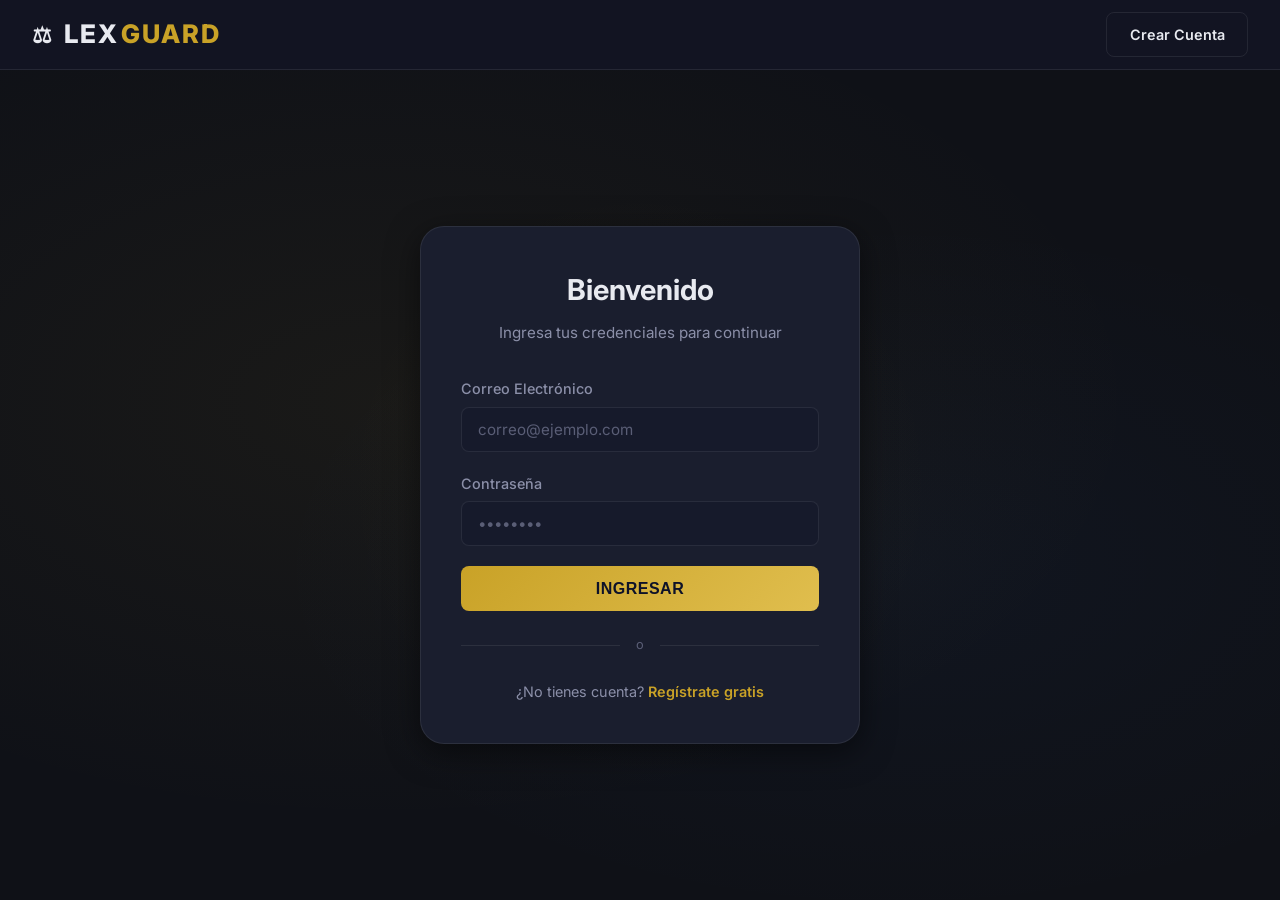
<file: frontend/login.html>
<!DOCTYPE html>
<html lang="es">
<head>
    <meta charset="UTF-8">
    <meta name="viewport" content="width=device-width, initial-scale=1.0">
    <meta name="description" content="Inicia sesión en tu cuenta de LexGuard para acceder a consultas legales profesionales.">
    <title>Iniciar Sesión | LexGuard</title>
    <link rel="stylesheet" href="css/style.css">
    <style>
        .login-visual {
            position: absolute;
            top: 50%;
            left: 50%;
            transform: translate(-50%, -50%);
            width: 600px;
            height: 600px;
            border-radius: 50%;
            background: radial-gradient(circle, rgba(201, 162, 39, 0.04) 0%, transparent 70%);
            pointer-events: none;
            animation: breathe 6s ease-in-out infinite;
        }
        @keyframes breathe {
            0%, 100% { transform: translate(-50%, -50%) scale(1); opacity: 0.5; }
            50% { transform: translate(-50%, -50%) scale(1.15); opacity: 1; }
        }
        .divider-line {
            display: flex;
            align-items: center;
            gap: 1rem;
            margin: 1.5rem 0;
            color: var(--text-muted);
            font-size: 0.8rem;
        }
        .divider-line::before,
        .divider-line::after {
            content: '';
            flex: 1;
            height: 1px;
            background: var(--glass-border);
        }
    </style>
</head>
<body>

    <nav class="navbar">
        <a href="index.html" class="logo">LEX<span>GUARD</span></a>
        <div class="auth-buttons">
            <a href="registro.html" class="btn btn-outline">Crear Cuenta</a>
        </div>
    </nav>

    <div class="auth-container">
        <div class="login-visual"></div>
        <div class="glass-card">
            <h2>Bienvenido</h2>
            <p>Ingresa tus credenciales para continuar</p>

            <div id="alertMessage" class="alert"></div>

            <form id="loginForm">
                <div class="form-group">
                    <label for="email">Correo Electrónico</label>
                    <input type="email" id="email" required placeholder="correo@ejemplo.com" autocomplete="email">
                </div>
                <div class="form-group">
                    <label for="password">Contraseña</label>
                    <input type="password" id="password" required placeholder="••••••••" autocomplete="current-password">
                </div>

                <button type="submit" class="btn-block" id="btnSubmit">
                    INGRESAR
                </button>
            </form>

            <div class="divider-line">o</div>

            <div class="auth-links">
                ¿No tienes cuenta? <a href="registro.html">Regístrate gratis</a>
            </div>
        </div>
    </div>

    <script src="js/auth.js"></script>
    <script>
        auth.redirectIfAuthenticated();
    </script>
    <script>
        const API_URL = 'http://localhost:8080/api';

        document.getElementById('loginForm').addEventListener('submit', async (e) => {
            e.preventDefault();
            const btn = document.getElementById('btnSubmit');
            const errorAlert = document.getElementById('alertMessage');

            btn.innerHTML = '<span class="spinner"></span> Conectando...';
            btn.disabled = true;
            errorAlert.style.display = 'none';

            const payload = {
                email: document.getElementById('email').value,
                password: document.getElementById('password').value
            };

            try {
                const response = await fetch(`${API_URL}/auth/login`, {
                    method: 'POST',
                    headers: { 'Content-Type': 'application/json' },
                    body: JSON.stringify(payload)
                });

                const data = await response.json();

                if (response.ok) {
                    auth.setSession(data);
                    window.location.href = 'dashboard.html';
                } else {
                    let errText = "Credenciales inválidas";
                    if (data.mensaje && typeof data.mensaje === 'string') {
                        errText = data.mensaje;
                    } else if (data.error && typeof data.error === 'string') {
                        errText = data.error;
                    } else if (data.detalles) {
                        errText = "Validación fallida. Revisa los campos ingresados.";
                    }
                    errorAlert.innerText = errText;
                    errorAlert.className = 'alert alert-danger';
                    errorAlert.style.display = 'block';
                }
            } catch (err) {
                errorAlert.innerText = "Error de conexión con el servidor. Verifica que el backend esté activo.";
                errorAlert.className = 'alert alert-danger';
                errorAlert.style.display = 'block';
            } finally {
                btn.innerHTML = 'INGRESAR';
                btn.disabled = false;
            }
        });
    </script>
</body>
</html>
</file>
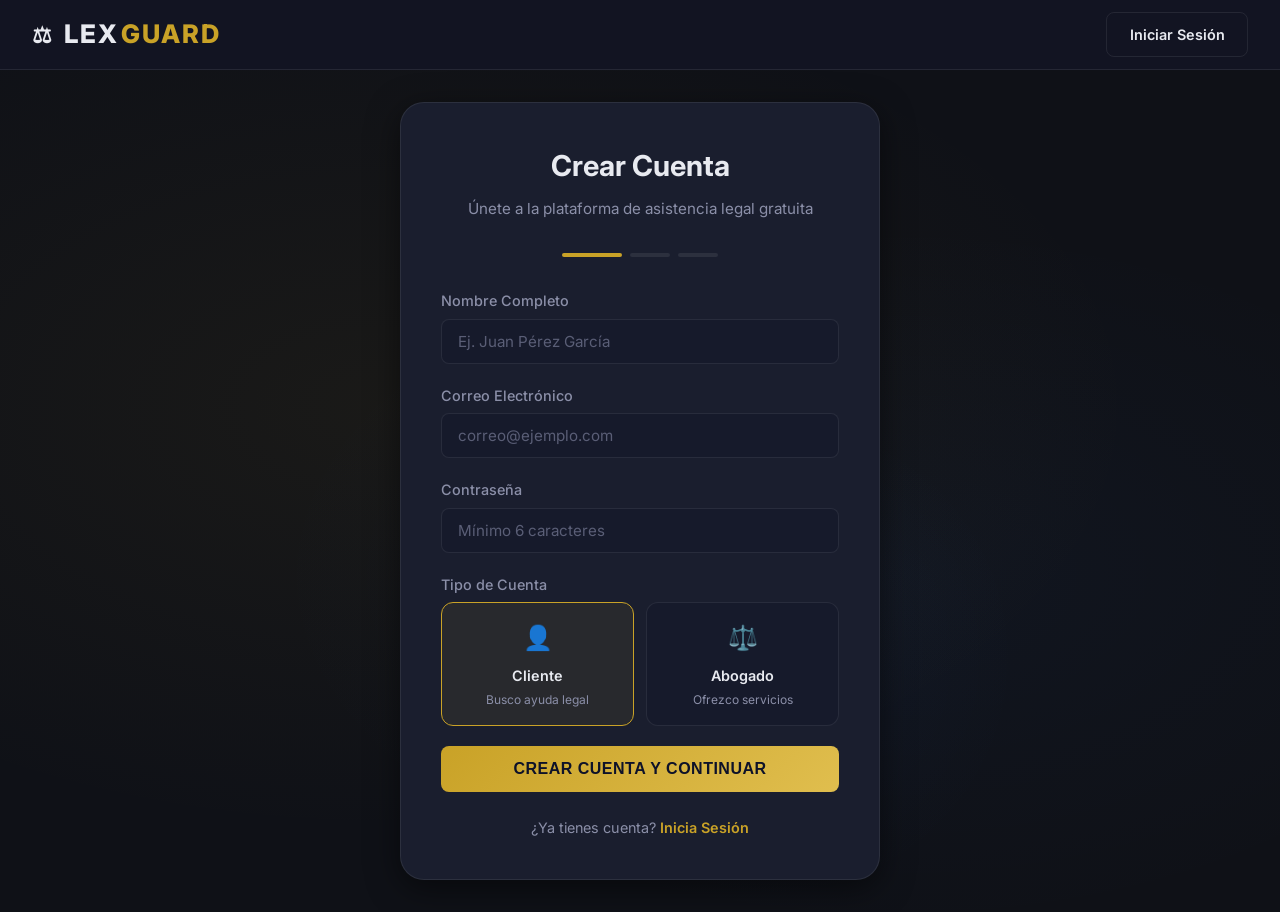
<file: frontend/registro.html>
<!DOCTYPE html>
<html lang="es">

<head>
    <meta charset="UTF-8">
    <meta name="viewport" content="width=device-width, initial-scale=1.0">
    <meta name="description" content="Crea tu cuenta gratuita en LexGuard y accede a asistencia legal profesional.">
    <title>Crear Cuenta | LexGuard</title>
    <link rel="stylesheet" href="css/style.css">
    <style>
        .register-visual {
            position: absolute;
            top: 40%;
            right: 20%;
            width: 500px;
            height: 500px;
            border-radius: 50%;
            background: radial-gradient(circle, rgba(59, 130, 246, 0.04) 0%, transparent 70%);
            pointer-events: none;
            animation: float 8s ease-in-out infinite;
        }

        @keyframes float {

            0%,
            100% {
                transform: translateY(0);
            }

            50% {
                transform: translateY(-20px);
            }
        }

        .steps-indicator {
            display: flex;
            justify-content: center;
            gap: 0.5rem;
            margin-bottom: 2rem;
        }

        .step-dot {
            width: 40px;
            height: 4px;
            border-radius: 2px;
            background: var(--glass-border);
            transition: var(--transition);
        }

        .step-dot.active {
            background: var(--accent);
            width: 60px;
        }

        .role-selector {
            display: grid;
            grid-template-columns: 1fr 1fr;
            gap: 0.75rem;
            margin-bottom: 0.5rem;
        }

        .role-option {
            padding: 1rem;
            border: 1.5px solid var(--glass-border);
            border-radius: var(--radius-md);
            cursor: pointer;
            text-align: center;
            transition: var(--transition);
            background: var(--bg-input);
        }

        .role-option:hover {
            border-color: rgba(201, 162, 39, 0.3);
        }

        .role-option.selected {
            border-color: var(--accent);
            background: rgba(201, 162, 39, 0.08);
        }

        .role-option .role-icon {
            font-size: 1.5rem;
            margin-bottom: 0.4rem;
        }

        .role-option .role-title {
            font-weight: 600;
            font-size: 0.9rem;
            color: var(--text-primary);
            margin-bottom: 0.2rem;
        }

        .role-option .role-desc {
            font-size: 0.75rem;
            color: var(--text-secondary);
        }

        .field-error {
            color: #fca5a5;
            font-size: 0.8rem;
            margin-top: 0.3rem;
            display: none;
        }

        #especialidadGroup {
            display: none;
            margin-bottom: 1.25rem;
        }

        #especialidadGroup.show {
            display: block;
        }
    </style>
</head>

<body>

    <nav class="navbar">
        <a href="index.html" class="logo">LEX<span>GUARD</span></a>
        <div class="auth-buttons">
            <a href="login.html" class="btn btn-outline">Iniciar Sesión</a>
        </div>
    </nav>

    <div class="auth-container">
        <div class="register-visual"></div>
        <div class="glass-card" style="max-width: 480px;">
            <h2>Crear Cuenta</h2>
            <p>Únete a la plataforma de asistencia legal gratuita</p>

            <div class="steps-indicator">
                <div class="step-dot active"></div>
                <div class="step-dot"></div>
                <div class="step-dot"></div>
            </div>

            <div id="alertMessage" class="alert"></div>

            <form id="registerForm">
                <div class="form-group">
                    <label for="nombreCompleto">Nombre Completo</label>
                    <input type="text" id="nombreCompleto" required placeholder="Ej. Juan Pérez García"
                        autocomplete="name">
                    <div class="field-error" id="err-nombre"></div>
                </div>

                <div class="form-group">
                    <label for="email">Correo Electrónico</label>
                    <input type="email" id="email" required placeholder="correo@ejemplo.com" autocomplete="email">
                    <div class="field-error" id="err-email"></div>
                </div>

                <div class="form-group">
                    <label for="password">Contraseña</label>
                    <input type="password" id="password" required placeholder="Mínimo 6 caracteres"
                        autocomplete="new-password">
                    <div class="field-error" id="err-password"></div>
                </div>

                <div class="form-group">
                    <label>Tipo de Cuenta</label>
                    <div class="role-selector">
                        <div class="role-option selected" data-role="CLIENTE">
                            <div class="role-icon">👤</div>
                            <div class="role-title">Cliente</div>
                            <div class="role-desc">Busco ayuda legal</div>
                        </div>
                        <div class="role-option" data-role="ABOGADO">
                            <div class="role-icon">⚖️</div>
                            <div class="role-title">Abogado</div>
                            <div class="role-desc">Ofrezco servicios</div>
                        </div>
                    </div>
                    <input type="hidden" id="rol" value="CLIENTE">
                </div>

                <div class="form-group" id="especialidadGroup">
                    <label for="especialidad">Área de Especialidad</label>
                    <select id="especialidad">
                        <option value="">Selecciona tu especialidad</option>
                        <option value="CIVIL">Derecho Civil</option>
                        <option value="LABORAL">Derecho Laboral</option>
                        <option value="PENAL">Derecho Penal</option>
                        <option value="FAMILIAR">Derecho Familiar</option>
                    </select>
                    <div class="field-error" id="err-especialidad"></div>
                </div>

                <button type="submit" class="btn-block" id="btnSubmit">
                    CREAR CUENTA Y CONTINUAR
                </button>
            </form>

            <div class="auth-links">
                ¿Ya tienes cuenta? <a href="login.html">Inicia Sesión</a>
            </div>
        </div>
    </div>

    <script src="js/auth.js"></script>
    <script>
        auth.redirectIfAuthenticated();

        // Asegurar que el DOM está listo
        document.addEventListener('DOMContentLoaded', function () {
            // --- Role Selector ---
            function selectRole(el) {
                const selectedRole = el.getAttribute('data-role');
                document.querySelectorAll('.role-option').forEach(opt => opt.classList.remove('selected'));
                el.classList.add('selected');
                document.getElementById('rol').value = selectedRole;

                // Mostrar/ocultar campo de especialidad
                const especialidadGroup = document.getElementById('especialidadGroup');
                const especialidadSelect = document.getElementById('especialidad');

                if (selectedRole === 'ABOGADO') {
                    especialidadGroup.classList.add('show');
                    especialidadSelect.required = true;
                } else {
                    especialidadGroup.classList.remove('show');
                    especialidadSelect.required = false;
                    especialidadSelect.value = '';
                }

                // Animate step indicator
                const dots = document.querySelectorAll('.step-dot');
                dots.forEach((d, i) => d.classList.toggle('active', i <= 2));
            }

            // Asignar la función a las opciones
            document.querySelectorAll('.role-option').forEach(option => {
                option.addEventListener('click', function () {
                    selectRole(this);
                });
            });

            // Animate steps as user fills form
            const fields = ['nombreCompleto', 'email', 'password'];
            fields.forEach((id, idx) => {
                const field = document.getElementById(id);
                if (field) {
                    field.addEventListener('input', (e) => {
                        const dots = document.querySelectorAll('.step-dot');
                        if (e.target.value.length > 0) {
                            dots[idx].classList.add('active');
                        }
                    });
                }
            });
        });
    </script>

    <script>
        const API_URL = 'http://localhost:8080/api';

        document.getElementById('registerForm').addEventListener('submit', async (e) => {
            e.preventDefault();
            const btn = document.getElementById('btnSubmit');
            const errorAlert = document.getElementById('alertMessage');

            // Clean previous validation UI
            document.querySelectorAll('.field-error').forEach(el => el.style.display = 'none');

            btn.innerHTML = '<span class="spinner"></span> Registrando...';
            btn.disabled = true;
            errorAlert.style.display = 'none';

            const payload = {
                nombreCompleto: document.getElementById('nombreCompleto').value,
                email: document.getElementById('email').value,
                password: document.getElementById('password').value,
                rol: document.getElementById('rol').value
            };

            // Agregar especialidad si es abogado
            if (payload.rol === 'ABOGADO') {
                const especialidad = document.getElementById('especialidad').value;
                if (!especialidad) {
                    const el = document.getElementById('err-especialidad');
                    el.innerText = 'Debes seleccionar una especialidad';
                    el.style.display = 'block';
                    btn.innerHTML = 'CREAR CUENTA Y CONTINUAR';
                    btn.disabled = false;
                    return;
                }
                payload.especialidad = especialidad;
            }

            try {
                const response = await fetch(`${API_URL}/auth/registro`, {
                    method: 'POST',
                    headers: { 'Content-Type': 'application/json' },
                    body: JSON.stringify(payload)
                });

                const data = await response.json();

                if (response.ok) {
                    auth.setSession(data);
                    window.location.href = 'dashboard.html';
                } else {
                    if (data.detalles) {
                        if (data.detalles.nombreCompleto) {
                            const el = document.getElementById('err-nombre');
                            el.innerText = data.detalles.nombreCompleto;
                            el.style.display = 'block';
                        }
                        if (data.detalles.email) {
                            const el = document.getElementById('err-email');
                            el.innerText = data.detalles.email;
                            el.style.display = 'block';
                        }
                        if (data.detalles.password) {
                            const el = document.getElementById('err-password');
                            el.innerText = data.detalles.password;
                            el.style.display = 'block';
                        }
                    } else if (data.mensaje) {
                        errorAlert.innerText = data.mensaje;
                        errorAlert.className = 'alert alert-danger';
                        errorAlert.style.display = 'block';
                    } else if (data.error) {
                        errorAlert.innerText = data.error;
                        errorAlert.className = 'alert alert-danger';
                        errorAlert.style.display = 'block';
                    }
                }
            } catch (err) {
                errorAlert.innerText = "Fallo de conexión. Verifica que el servidor backend esté activo.";
                errorAlert.className = 'alert alert-danger';
                errorAlert.style.display = 'block';
            } finally {
                btn.innerHTML = 'CREAR CUENTA Y CONTINUAR';
                btn.disabled = false;
            }
        });
    </script>
</body>

</html>
</file>
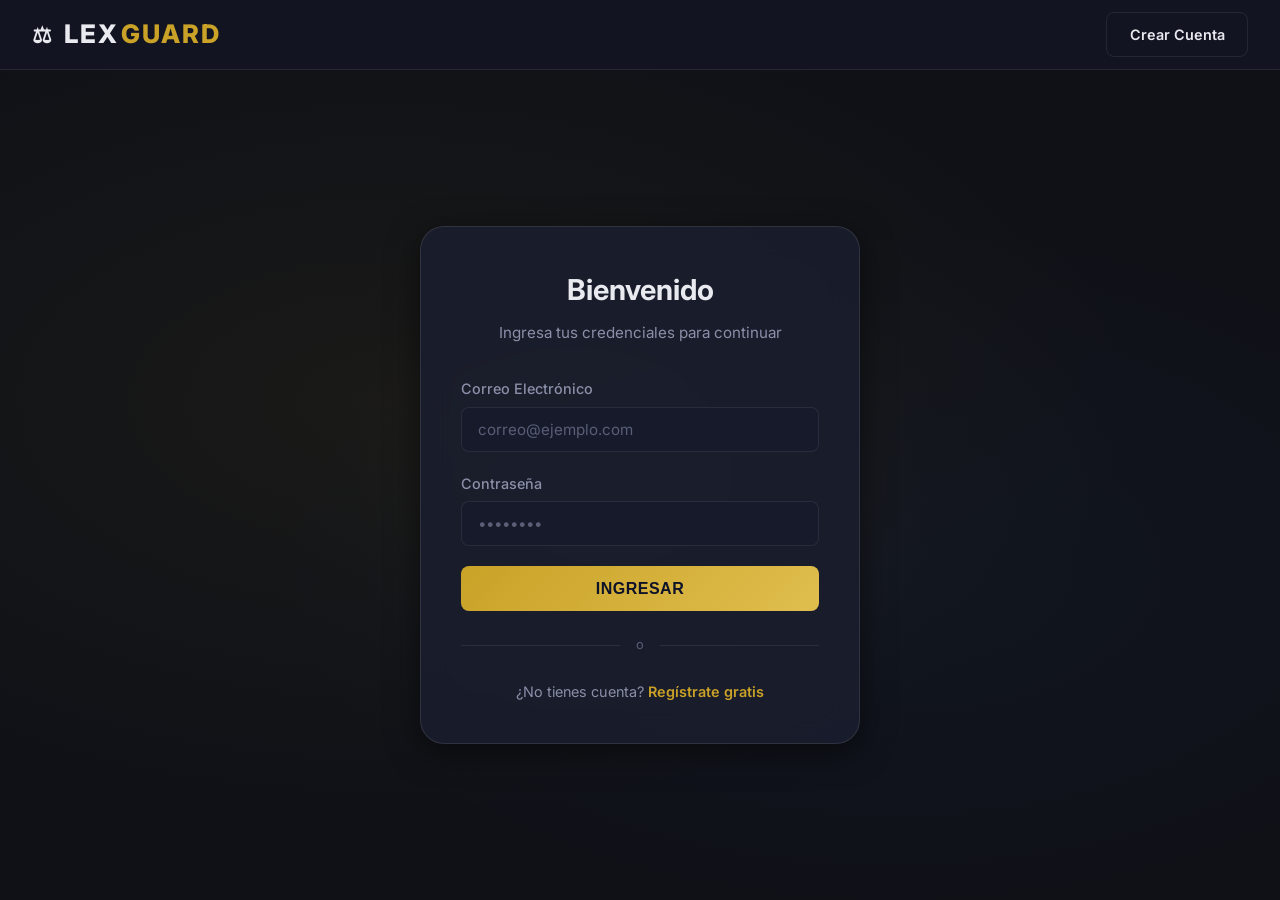
<file: src/main/resources/static/admin.html>
<!DOCTYPE html>
<html lang="es">
<head>
    <meta charset="UTF-8">
    <meta name="viewport" content="width=device-width, initial-scale=1.0">
    <meta name="description" content="Panel de Administración LexGuard — Gestión de usuarios y consultas.">
    <title>Administración | LexGuard</title>
    <link rel="stylesheet" href="css/style.css">
</head>
<body>

    <nav class="navbar">
        <a href="index.html" class="logo">LEX<span>GUARD</span></a>
        <div style="display: flex; align-items: center; gap: 1rem;">
            <button class="btn btn-outline btn-sm" onclick="logout()">Cerrar Sesión</button>
        </div>
    </nav>

    <div class="dashboard-wrapper">

        <aside class="sidebar">
            <div class="sidebar-profile">
                <div class="profile-name" id="sidebarName">Admin</div>
                <div class="profile-role">ADMINISTRADOR</div>
            </div>
            <ul class="sidebar-menu">
                <li><a href="#" class="active" onclick="switchAdminView('stats', this)"><span class="menu-icon">📊</span> Estadísticas</a></li>
                <li><a href="#" onclick="switchAdminView('users', this)"><span class="menu-icon">👥</span> Usuarios</a></li>
                <li><a href="#" onclick="switchAdminView('queries', this)"><span class="menu-icon">📋</span> Consultas</a></li>
            </ul>
            <div class="sidebar-bottom">
                <a href="dashboard.html" style="color: var(--text-secondary); text-decoration: none; font-size: 0.85rem;">← Panel Principal</a>
            </div>
        </aside>

        
        <main class="dashboard-main">

            <div id="alertMsg" class="alert" style="display: none;"></div>

            
            <div id="viewStats" class="admin-view">
                <div class="page-header">
                    <h1>Estadísticas del Sistema</h1>
                    <p>Visión general del estado de la plataforma</p>
                </div>
                <div class="stats-grid">
                    <div class="stat-card">
                        <div class="stat-icon">👥</div>
                        <div class="stat-value" id="sTotalUsers">-</div>
                        <div class="stat-label">Total Usuarios</div>
                    </div>
                    <div class="stat-card">
                        <div class="stat-icon">👤</div>
                        <div class="stat-value" id="sClientes">-</div>
                        <div class="stat-label">Clientes</div>
                    </div>
                    <div class="stat-card">
                        <div class="stat-icon">⚖️</div>
                        <div class="stat-value" id="sAbogados">-</div>
                        <div class="stat-label">Abogados</div>
                    </div>
                    <div class="stat-card">
                        <div class="stat-icon">🔑</div>
                        <div class="stat-value" id="sAdmins">-</div>
                        <div class="stat-label">Admins</div>
                    </div>
                </div>
                <div class="stats-grid" style="margin-top: 0;">
                    <div class="stat-card">
                        <div class="stat-icon">📝</div>
                        <div class="stat-value" id="sTotalConsultas">-</div>
                        <div class="stat-label">Total Consultas</div>
                    </div>
                    <div class="stat-card">
                        <div class="stat-icon">⏳</div>
                        <div class="stat-value" id="sPendientes">-</div>
                        <div class="stat-label">Pendientes</div>
                    </div>
                    <div class="stat-card">
                        <div class="stat-icon">✅</div>
                        <div class="stat-value" id="sResueltas">-</div>
                        <div class="stat-label">Resueltas</div>
                    </div>
                </div>
            </div>


            <div id="viewUsers" class="admin-view" style="display:none;">
                <div class="page-header">
                    <h1>Gestión de Usuarios</h1>
                    <p>Administra las cuentas y roles de la plataforma</p>
                </div>
                <div class="card">
                    <div class="card-header">
                        <h3>Usuarios Registrados</h3>
                    </div>
                    <div class="table-wrapper">
                        <table class="data-table" id="usersTable">
                            <thead>
                                <tr>
                                    <th>ID</th>
                                    <th>Nombre</th>
                                    <th>Email</th>
                                    <th>Rol</th>
                                    <th>Acciones</th>
                                </tr>
                            </thead>
                            <tbody id="usersBody">
                                <tr><td colspan="5" style="text-align:center; padding: 2rem; color: var(--text-secondary);">Cargando...</td></tr>
                            </tbody>
                        </table>
                    </div>
                </div>
            </div>


            <div id="viewQueries" class="admin-view" style="display:none;">
                <div class="page-header">
                    <h1>Todas las Consultas</h1>
                    <p>Registro completo de consultas legales</p>
                </div>
                <div class="card">
                    <div class="card-header">
                        <h3>Consultas del Sistema</h3>
                        <div style="display: flex; gap: 0.5rem;">
                            <button class="btn btn-sm btn-outline filter-btn active" onclick="filterAdminQ('TODAS', this)">Todas</button>
                            <button class="btn btn-sm btn-outline filter-btn" onclick="filterAdminQ('PENDIENTE', this)">Pendientes</button>
                            <button class="btn btn-sm btn-outline filter-btn" onclick="filterAdminQ('RESUELTA', this)">Resueltas</button>
                        </div>
                    </div>
                    <div class="table-wrapper">
                        <table class="data-table">
                            <thead>
                                <tr>
                                    <th>ID</th>
                                    <th>Título</th>
                                    <th>Estado</th>
                                    <th>Cliente</th>
                                    <th>Fecha</th>
                                    <th>Acciones</th>
                                </tr>
                            </thead>
                            <tbody id="queriesBody">
                                <tr><td colspan="6" style="text-align:center; padding: 2rem; color: var(--text-secondary);">Cargando...</td></tr>
                            </tbody>
                        </table>
                    </div>
                </div>
            </div>

        </main>
    </div>

    <script src="js/auth.js"></script>
    <script src="js/api.js"></script>
    <script>
        // Protect: only ADMIN
        auth.protectRoute();
        const user = auth.getUser();
        if (user.rol !== 'ADMIN') {
            window.location.href = 'dashboard.html';
        }
        document.getElementById('sidebarName').textContent = user.nombre || 'Admin';

        let allUsers = [];
        let allQueries = [];

        function switchAdminView(view, linkEl) {
            document.querySelectorAll('.admin-view').forEach(v => v.style.display = 'none');
            document.getElementById('view' + view.charAt(0).toUpperCase() + view.slice(1)).style.display = 'block';
            document.querySelectorAll('.sidebar-menu a').forEach(a => a.classList.remove('active'));
            if (linkEl) linkEl.classList.add('active');

            if (view === 'stats') loadStats();
            if (view === 'users') loadUsers();
            if (view === 'queries') loadQueries();
        }

        async function loadStats() {
            const uStats = await fetchApi('/usuarios/stats', { method: 'GET' });
            if (uStats && !uStats.isError) {
                document.getElementById('sTotalUsers').textContent = uStats.totalUsuarios || 0;
                document.getElementById('sClientes').textContent = uStats.clientes || 0;
                document.getElementById('sAbogados').textContent = uStats.abogados || 0;
                document.getElementById('sAdmins').textContent = uStats.admins || 0;
            }
            const cStats = await fetchApi('/consultas/estadisticas', { method: 'GET' });
            if (cStats && !cStats.isError) {
                document.getElementById('sTotalConsultas').textContent = cStats.totalConsultas || 0;
                document.getElementById('sPendientes').textContent = cStats.pendientes || 0;
                document.getElementById('sResueltas').textContent = cStats.resueltas || 0;
            }
        }

        async function loadUsers() {
            const users = await fetchApi('/usuarios', { method: 'GET' });
            if (users && !users.isError) {
                allUsers = users;
                renderUsersTable(users);
            }
        }

        function renderUsersTable(users) {
            const tbody = document.getElementById('usersBody');
            if (!users || users.length === 0) {
                tbody.innerHTML = '<tr><td colspan="5" style="text-align:center; padding: 2rem; color: var(--text-secondary);">No hay usuarios</td></tr>';
                return;
            }
            tbody.innerHTML = users.map(u => `
                <tr>
                    <td>#${u.id}</td>
                    <td style="font-weight: 600;">${escapeHtml(u.nombreCompleto)}</td>
                    <td style="color: var(--text-secondary);">${escapeHtml(u.email)}</td>
                    <td>
                        <select onchange="changeRole(${u.id}, this.value)" style="background: var(--bg-input); color: var(--text-primary); border: 1px solid var(--glass-border); border-radius: 6px; padding: 0.3rem 0.5rem; font-size: 0.8rem; cursor: pointer;">
                            <option value="CLIENTE" ${u.rol === 'CLIENTE' ? 'selected' : ''}>Cliente</option>
                            <option value="ABOGADO" ${u.rol === 'ABOGADO' ? 'selected' : ''}>Abogado</option>
                            <option value="ADMIN" ${u.rol === 'ADMIN' ? 'selected' : ''}>Admin</option>
                        </select>
                    </td>
                    <td>
                        <div class="table-actions">
                            <button class="btn btn-danger btn-sm" onclick="deleteUser(${u.id}, '${escapeHtml(u.nombreCompleto)}')">Eliminar</button>
                        </div>
                    </td>
                </tr>
            `).join('');
        }


        async function changeRole(userId, newRole) {
            const res = await fetchApi(`/usuarios/${userId}/rol`, {
                method: 'PUT',
                body: JSON.stringify({ rol: newRole })
            });
            if (res && !res.isError) {
                showAdminAlert('Rol actualizado exitosamente.', 'success');
            } else {
                showAdminAlert('Error al cambiar el rol.', 'danger');
                loadUsers();
            }
        }

        // ===== DELETE USER =====
        async function deleteUser(userId, nombre) {
            if (!confirm(`¿Estás seguro de eliminar a "${nombre}"? Esta acción no se puede deshacer.`)) return;

            const res = await fetchApi(`/usuarios/${userId}`, { method: 'DELETE' });
            if (res && !res.isError) {
                showAdminAlert('Usuario eliminado exitosamente.', 'success');
                loadUsers();
                loadStats();
            } else {
                showAdminAlert('Error al eliminar el usuario.', 'danger');
            }
        }

        async function loadQueries() {
            const queries = await fetchApi('/consultas/todas', { method: 'GET' });
            if (queries && !queries.isError) {
                const content = queries.content || [];
                allQueries = content;
                renderQueriesTable(content);
            }
        }

        function renderQueriesTable(queries) {
            const tbody = document.getElementById('queriesBody');
            if (!queries || queries.length === 0) {
                tbody.innerHTML = '<tr><td colspan="6" style="text-align:center; padding: 2rem; color: var(--text-secondary);">No hay consultas</td></tr>';
                return;
            }
            const sorted = [...queries].sort((a, b) => b.id - a.id);
            tbody.innerHTML = sorted.map(q => {
                const badgeClass = q.estado === 'RESUELTA' ? 'resuelta' : 'pendiente';
                
                let accionHTML = '';
                if (q.estadoAceptacion !== 'ACEPTADA' && q.estado !== 'RESUELTA') {
                    const abogados = allUsers.filter(u => u.rol === 'ABOGADO');
                    const options = abogados.map(a => `<option value="${a.id}">${escapeHtml(a.nombreCompleto)}</option>`).join('');
                    accionHTML = `
                        <div style="display:flex; gap:0.5rem; align-items:center;">
                            <select id="asig-${q.id}" style="padding: 0.2rem; border: 1px solid var(--border); border-radius:4px; font-size:0.8rem; background: var(--bg-input); color: var(--text-primary); height:28px;">
                                <option value="">Abogado...</option>
                                ${options}
                            </select>
                            <button class="btn btn-sm btn-primary" style="padding: 0.2rem 0.5rem;" onclick="asignarAbogado(${q.id})">Asignar</button>
                        </div>`;
                } else if (q.estadoAceptacion === 'ACEPTADA') {
                    accionHTML = `<span style="font-size:0.8rem; color: var(--text-secondary);">Asignado a #${q.abogadoAsignadoId || '?'}</span>`;
                }
                
                return `
                    <tr>
                        <td>#${q.id}</td>
                        <td style="font-weight: 500; max-width: 300px; overflow: hidden; text-overflow: ellipsis;">${escapeHtml(q.titulo)}</td>
                        <td><span class="badge ${badgeClass}">${q.estado}</span></td>
                        <td style="color: var(--text-secondary);">${q.usuario ? escapeHtml(q.usuario.nombreCompleto) : '—'}</td>
                        <td style="color: var(--text-muted); font-size: 0.85rem;">${new Date(q.fechaCreacion).toLocaleDateString('es-MX')}</td>
                        <td>${accionHTML}</td>
                    </tr>`;
            }).join('');
        }

        function filterAdminQ(estado, btnEl) {
            document.querySelectorAll('#viewQueries .filter-btn').forEach(b => b.classList.remove('active'));
            btnEl.classList.add('active');
            const filtered = estado === 'TODAS' ? allQueries : allQueries.filter(q => q.estado === estado);
            renderQueriesTable(filtered);
        }

        // ===== ASIGNAR ABOGADO =====
        async function asignarAbogado(consultaId) {
            const asigSelect = document.getElementById(`asig-${consultaId}`);
            if (!asigSelect || !asigSelect.value) {
                showAdminAlert('Selecciona un abogado primero.', 'danger');
                return;
            }
            const payload = { abogadoId: parseInt(asigSelect.value) };
            const res = await fetchApi(`/consultas/${consultaId}/asignar`, {
                method: 'PUT',
                body: JSON.stringify(payload)
            });
            
            if (res && !res.isError) {
                showAdminAlert('Abogado asignado con éxito.', 'success');
                loadQueries();
                loadStats();
            } else {
                showAdminAlert(res.error?.error || 'Error al asignar abogado', 'danger');
            }
        }

        // ===== UTILS =====
        function showAdminAlert(msg, type) {
            const alert = document.getElementById('alertMsg');
            alert.textContent = msg;
            alert.className = `alert alert-${type}`;
            alert.style.display = 'block';
            setTimeout(() => alert.style.display = 'none', 4000);
        }

        function escapeHtml(text) {
            if (!text) return '';
            const div = document.createElement('div');
            div.textContent = text;
            return div.innerHTML;
        }

        // INIT
        loadStats();
    </script>
</body>
</html>
</file>
<file: frontend/css/style.css>
@import url('https://fonts.googleapis.com/css2?family=Inter:wght@300;400;500;600;700;800&display=swap');

:root {
  --primary: #1a1f3d;
  --primary-light: #2a3158;
  --primary-dark: #0e1229;
  --accent: #c9a227;
  --accent-light: #e0be4e;
  --accent-glow: rgba(201, 162, 39, 0.3);

  --bg-body: #0f1117;
  --bg-card: #1a1e2e;
  --bg-card-hover: #222740;
  --bg-input: #161a2b;
  --bg-sidebar: #131625;
  --glass: rgba(255, 255, 255, 0.05);
  --glass-border: rgba(255, 255, 255, 0.08);

  --text-primary: #e8eaf0;
  --text-secondary: #8b8fa8;
  --text-muted: #5a5e76;
  --text-accent: var(--accent);

  --success: #22c55e;
  --success-bg: rgba(34, 197, 94, 0.12);
  --warning: #f59e0b;
  --warning-bg: rgba(245, 158, 11, 0.12);
  --danger: #ef4444;
  --danger-bg: rgba(239, 68, 68, 0.12);
  --info: #3b82f6;
  --info-bg: rgba(59, 130, 246, 0.12);

  --shadow-sm: 0 2px 8px rgba(0, 0, 0, 0.3);
  --shadow-md: 0 4px 16px rgba(0, 0, 0, 0.4);
  --shadow-lg: 0 8px 32px rgba(0, 0, 0, 0.5);
  --shadow-glow: 0 0 20px var(--accent-glow);

  --radius-sm: 8px;
  --radius-md: 12px;
  --radius-lg: 16px;
  --radius-xl: 24px;

  --transition-fast: 0.15s ease;
  --transition: 0.3s cubic-bezier(0.4, 0, 0.2, 1);
  --transition-slow: 0.5s cubic-bezier(0.4, 0, 0.2, 1);
}

*, *::before, *::after {
  margin: 0;
  padding: 0;
  box-sizing: border-box;
}

html {
  scroll-behavior: smooth;
}

body {
  font-family: 'Inter', -apple-system, BlinkMacSystemFont, 'Segoe UI', Roboto, sans-serif;
  background-color: var(--bg-body);
  color: var(--text-primary);
  line-height: 1.6;
  min-height: 100vh;
  display: flex;
  flex-direction: column;
  overflow-x: hidden;
}

::-webkit-scrollbar {
  width: 6px;
}
::-webkit-scrollbar-track {
  background: var(--bg-body);
}
::-webkit-scrollbar-thumb {
  background: var(--primary-light);
  border-radius: 3px;
}
::-webkit-scrollbar-thumb:hover {
  background: var(--accent);
}

.navbar {
  background: rgba(19, 22, 37, 0.85);
  backdrop-filter: blur(20px);
  -webkit-backdrop-filter: blur(20px);
  border-bottom: 1px solid var(--glass-border);
  padding: 0 2rem;
  display: flex;
  justify-content: space-between;
  align-items: center;
  height: 70px;
  position: sticky;
  top: 0;
  z-index: 1000;
  transition: var(--transition);
}

.logo {
  font-size: 1.6rem;
  font-weight: 800;
  color: var(--text-primary);
  text-decoration: none;
  letter-spacing: 2px;
  display: flex;
  align-items: center;
  gap: 2px;
}

.logo span {
  color: var(--accent);
}

.logo::before {
  content: '⚖';
  margin-right: 8px;
  font-size: 1.4rem;
}

.nav-links {
  display: flex;
  align-items: center;
  gap: 0.5rem;
}

.nav-links a {
  color: var(--text-secondary);
  text-decoration: none;
  padding: 0.5rem 1rem;
  font-weight: 500;
  font-size: 0.9rem;
  border-radius: var(--radius-sm);
  transition: var(--transition);
  position: relative;
}

.nav-links a:hover,
.nav-links a.active {
  color: var(--text-primary);
  background: var(--glass);
}

.nav-links a::after {
  content: '';
  position: absolute;
  bottom: 0;
  left: 50%;
  transform: translateX(-50%);
  width: 0;
  height: 2px;
  background: var(--accent);
  transition: var(--transition);
  border-radius: 2px;
}

.nav-links a:hover::after,
.nav-links a.active::after {
  width: 60%;
}

.auth-buttons {
  display: flex;
  align-items: center;
  gap: 0.75rem;
}

.hamburger {
  display: none;
  flex-direction: column;
  gap: 5px;
  cursor: pointer;
  padding: 5px;
  z-index: 1001;
}

.hamburger span {
  display: block;
  width: 24px;
  height: 2px;
  background: var(--text-primary);
  transition: var(--transition);
  border-radius: 2px;
}

.hamburger.active span:nth-child(1) {
  transform: rotate(45deg) translate(5px, 5px);
}
.hamburger.active span:nth-child(2) {
  opacity: 0;
}
.hamburger.active span:nth-child(3) {
  transform: rotate(-45deg) translate(5px, -5px);
}

/* ============================================
   BUTTONS
   ============================================ */
.btn {
  padding: 0.6rem 1.4rem;
  border: none;
  border-radius: var(--radius-sm);
  cursor: pointer;
  font-size: 0.9rem;
  font-weight: 600;
  text-decoration: none;
  transition: var(--transition);
  display: inline-flex;
  align-items: center;
  justify-content: center;
  gap: 0.5rem;
  white-space: nowrap;
}

.btn-primary {
  background: linear-gradient(135deg, var(--accent), var(--accent-light));
  color: var(--primary-dark);
  box-shadow: 0 2px 10px var(--accent-glow);
}

.btn-primary:hover {
  transform: translateY(-2px);
  box-shadow: 0 6px 20px var(--accent-glow);
  filter: brightness(1.1);
}

.btn-outline {
  background: transparent;
  border: 1.5px solid var(--glass-border);
  color: var(--text-primary);
}

.btn-outline:hover {
  border-color: var(--accent);
  color: var(--accent);
  background: rgba(201, 162, 39, 0.05);
}

.btn-danger {
  background: var(--danger);
  color: white;
}

.btn-danger:hover {
  background: #dc2626;
  transform: translateY(-1px);
}

.btn-sm {
  padding: 0.35rem 0.8rem;
  font-size: 0.8rem;
}

.btn-block {
  width: 100%;
  padding: 0.85rem;
  background: linear-gradient(135deg, var(--accent), var(--accent-light));
  color: var(--primary-dark);
  border: none;
  border-radius: var(--radius-sm);
  font-size: 1rem;
  font-weight: 700;
  cursor: pointer;
  transition: var(--transition);
  letter-spacing: 0.5px;
}

.btn-block:hover {
  transform: translateY(-2px);
  box-shadow: 0 6px 25px var(--accent-glow);
  filter: brightness(1.1);
}

.btn-block:active {
  transform: translateY(0);
}

/* ============================================
   HERO SECTION
   ============================================ */
.hero {
  position: relative;
  min-height: 85vh;
  display: flex;
  align-items: center;
  justify-content: center;
  text-align: center;
  padding: 4rem 2rem;
  overflow: hidden;
}

.hero::before {
  content: '';
  position: absolute;
  inset: 0;
  background:
    radial-gradient(ellipse at 20% 50%, rgba(201, 162, 39, 0.08) 0%, transparent 60%),
    radial-gradient(ellipse at 80% 20%, rgba(59, 130, 246, 0.06) 0%, transparent 50%),
    radial-gradient(ellipse at 50% 80%, rgba(139, 92, 246, 0.05) 0%, transparent 50%);
  animation: heroShift 15s ease-in-out infinite alternate;
}

@keyframes heroShift {
  0% { opacity: 0.8; transform: scale(1); }
  100% { opacity: 1; transform: scale(1.05); }
}

.hero-content {
  position: relative;
  z-index: 1;
  max-width: 800px;
}

.hero-badge {
  display: inline-flex;
  align-items: center;
  gap: 0.5rem;
  padding: 0.4rem 1rem;
  background: var(--glass);
  border: 1px solid var(--glass-border);
  border-radius: 50px;
  font-size: 0.85rem;
  color: var(--accent);
  font-weight: 500;
  margin-bottom: 2rem;
  animation: fadeUp 0.6s ease;
}

.hero h1 {
  font-size: clamp(2.5rem, 5vw, 4rem);
  font-weight: 800;
  line-height: 1.15;
  margin-bottom: 1.5rem;
  animation: fadeUp 0.8s ease;
}

.hero h1 .gradient-text {
  background: linear-gradient(135deg, var(--accent), var(--accent-light), #f5d78e);
  -webkit-background-clip: text;
  -webkit-text-fill-color: transparent;
  background-clip: text;
}

.hero p {
  font-size: 1.15rem;
  color: var(--text-secondary);
  max-width: 600px;
  margin: 0 auto 2.5rem;
  line-height: 1.7;
  animation: fadeUp 1s ease;
}

.hero-buttons {
  display: flex;
  gap: 1rem;
  justify-content: center;
  flex-wrap: wrap;
  animation: fadeUp 1.2s ease;
}

.hero-buttons .btn {
  padding: 0.85rem 2rem;
  font-size: 1rem;
}

@keyframes fadeUp {
  from { opacity: 0; transform: translateY(25px); }
  to { opacity: 1; transform: translateY(0); }
}

/* ============================================
   SECTIONS
   ============================================ */
.section {
  padding: 5rem 2rem;
  max-width: 1200px;
  margin: 0 auto;
}

.section-header {
  text-align: center;
  margin-bottom: 3.5rem;
}

.section-header h2 {
  font-size: 2.2rem;
  font-weight: 700;
  margin-bottom: 0.75rem;
}

.section-header p {
  color: var(--text-secondary);
  font-size: 1.05rem;
  max-width: 550px;
  margin: 0 auto;
}

/* ============================================
   SERVICE CARDS
   ============================================ */
.services-grid {
  display: grid;
  grid-template-columns: repeat(auto-fit, minmax(300px, 1fr));
  gap: 1.5rem;
}

.service-card {
  background: var(--bg-card);
  border: 1px solid var(--glass-border);
  border-radius: var(--radius-lg);
  padding: 2rem;
  transition: var(--transition);
  position: relative;
  overflow: hidden;
}

.service-card::before {
  content: '';
  position: absolute;
  top: 0;
  left: 0;
  right: 0;
  height: 3px;
  background: linear-gradient(90deg, var(--accent), transparent);
  opacity: 0;
  transition: var(--transition);
}

.service-card:hover {
  transform: translateY(-4px);
  border-color: rgba(201, 162, 39, 0.2);
  box-shadow: var(--shadow-lg);
}

.service-card:hover::before {
  opacity: 1;
}

.service-icon {
  width: 50px;
  height: 50px;
  display: flex;
  align-items: center;
  justify-content: center;
  background: rgba(201, 162, 39, 0.1);
  border-radius: var(--radius-md);
  font-size: 1.5rem;
  margin-bottom: 1.25rem;
}

.service-card h3 {
  font-size: 1.2rem;
  font-weight: 600;
  margin-bottom: 0.75rem;
  color: var(--text-primary);
}

.service-card p {
  color: var(--text-secondary);
  font-size: 0.95rem;
  line-height: 1.6;
}

/* ============================================
   STATS BAR
   ============================================ */
.stats-bar {
  display: grid;
  grid-template-columns: repeat(auto-fit, minmax(200px, 1fr));
  gap: 1.5rem;
  padding: 3rem 2rem;
  max-width: 1200px;
  margin: 0 auto;
}

.stat-item {
  text-align: center;
  padding: 2rem 1rem;
  background: var(--bg-card);
  border: 1px solid var(--glass-border);
  border-radius: var(--radius-lg);
}

.stat-number {
  font-size: 2.5rem;
  font-weight: 800;
  color: var(--accent);
  margin-bottom: 0.25rem;
}

.stat-label {
  color: var(--text-secondary);
  font-size: 0.9rem;
  font-weight: 500;
}

/* ============================================
   AUTH FORMS (Login / Register)
   ============================================ */
.auth-container {
  flex: 1;
  display: flex;
  justify-content: center;
  align-items: center;
  padding: 2rem;
  position: relative;
  overflow: hidden;
}

.auth-container::before {
  content: '';
  position: absolute;
  inset: 0;
  background:
    radial-gradient(ellipse at 30% 40%, rgba(201, 162, 39, 0.06) 0%, transparent 60%),
    radial-gradient(ellipse at 70% 60%, rgba(59, 130, 246, 0.04) 0%, transparent 50%);
}

.glass-card {
  position: relative;
  background: var(--bg-card);
  border: 1px solid var(--glass-border);
  border-radius: var(--radius-xl);
  padding: 2.5rem;
  width: 100%;
  max-width: 440px;
  box-shadow: var(--shadow-lg);
  animation: cardEnter 0.5s ease;
}

@keyframes cardEnter {
  from { opacity: 0; transform: translateY(30px) scale(0.98); }
  to { opacity: 1; transform: translateY(0) scale(1); }
}

.glass-card h2 {
  color: var(--text-primary);
  margin-bottom: 0.5rem;
  text-align: center;
  font-size: 1.8rem;
  font-weight: 700;
}

.glass-card p {
  text-align: center;
  color: var(--text-secondary);
  margin-bottom: 2rem;
  font-size: 0.95rem;
}

/* ============================================
   FORM ELEMENTS
   ============================================ */
.form-group {
  margin-bottom: 1.25rem;
}

.form-group label {
  display: block;
  margin-bottom: 0.4rem;
  font-weight: 500;
  font-size: 0.9rem;
  color: var(--text-secondary);
}

.form-group input,
.form-group select,
.form-group textarea {
  width: 100%;
  padding: 0.75rem 1rem;
  background: var(--bg-input);
  border: 1.5px solid var(--glass-border);
  border-radius: var(--radius-sm);
  font-size: 0.95rem;
  color: var(--text-primary);
  font-family: inherit;
  transition: var(--transition);
}

.form-group input::placeholder,
.form-group textarea::placeholder {
  color: var(--text-muted);
}

.form-group input:focus,
.form-group select:focus,
.form-group textarea:focus {
  outline: none;
  border-color: var(--accent);
  box-shadow: 0 0 0 3px var(--accent-glow);
  background: rgba(22, 26, 43, 0.8);
}

.form-group select {
  cursor: pointer;
  appearance: none;
  background-image: url("data:image/svg+xml,%3Csvg xmlns='http://www.w3.org/2000/svg' width='12' height='12' fill='%238b8fa8' viewBox='0 0 16 16'%3E%3Cpath d='M8 11L3 6h10l-5 5z'/%3E%3C/svg%3E");
  background-repeat: no-repeat;
  background-position: right 1rem center;
  padding-right: 2.5rem;
}

.form-group select option {
  background: var(--bg-card);
  color: var(--text-primary);
}

textarea.form-control {
  width: 100%;
  background: var(--bg-input);
  border: 1.5px solid var(--glass-border);
  border-radius: var(--radius-sm);
  padding: 0.75rem 1rem;
  color: var(--text-primary);
  font-family: inherit;
  font-size: 0.95rem;
  resize: vertical;
  transition: var(--transition);
}

textarea.form-control:focus {
  outline: none;
  border-color: var(--accent);
  box-shadow: 0 0 0 3px var(--accent-glow);
}

.auth-links {
  margin-top: 1.5rem;
  text-align: center;
  font-size: 0.9rem;
  color: var(--text-secondary);
}

.auth-links a {
  color: var(--accent);
  text-decoration: none;
  font-weight: 600;
  transition: var(--transition);
}

.auth-links a:hover {
  color: var(--accent-light);
  text-decoration: underline;
}

/* ============================================
   ALERTS
   ============================================ */
.alert {
  padding: 0.85rem 1rem;
  border-radius: var(--radius-sm);
  margin-bottom: 1.25rem;
  font-weight: 500;
  font-size: 0.9rem;
  display: none;
  border: 1px solid transparent;
}

.alert-danger {
  background: var(--danger-bg);
  color: #fca5a5;
  border-color: rgba(239, 68, 68, 0.2);
}

.alert-success {
  background: var(--success-bg);
  color: #86efac;
  border-color: rgba(34, 197, 94, 0.2);
}

.alert-info {
  background: var(--info-bg);
  color: #93c5fd;
  border-color: rgba(59, 130, 246, 0.2);
}

/* ============================================
   DASHBOARD LAYOUT
   ============================================ */
.dashboard-wrapper {
  display: flex;
  flex: 1;
  min-height: calc(100vh - 70px);
}

.sidebar {
  width: 260px;
  background: var(--bg-sidebar);
  border-right: 1px solid var(--glass-border);
  padding: 1.5rem 0;
  display: flex;
  flex-direction: column;
  position: sticky;
  top: 70px;
  height: calc(100vh - 70px);
  overflow-y: auto;
  flex-shrink: 0;
}

.sidebar-profile {
  padding: 1.25rem 1.25rem 1.5rem;
  border-bottom: 1px solid var(--glass-border);
  margin-bottom: 1rem;
}

.sidebar-profile .profile-name {
  font-weight: 600;
  font-size: 1rem;
  color: var(--text-primary);
  margin-bottom: 0.2rem;
}

.sidebar-profile .profile-role {
  font-size: 0.8rem;
  color: var(--accent);
  font-weight: 500;
  text-transform: uppercase;
  letter-spacing: 1px;
}

.sidebar-menu {
  list-style: none;
  padding: 0 0.75rem;
  flex: 1;
}

.sidebar-menu li {
  margin-bottom: 0.25rem;
}

.sidebar-menu a {
  display: flex;
  align-items: center;
  gap: 0.75rem;
  padding: 0.7rem 1rem;
  color: var(--text-secondary);
  text-decoration: none;
  border-radius: var(--radius-sm);
  transition: var(--transition);
  font-weight: 500;
  font-size: 0.9rem;
}

.sidebar-menu a:hover {
  background: var(--glass);
  color: var(--text-primary);
}

.sidebar-menu a.active {
  background: rgba(201, 162, 39, 0.1);
  color: var(--accent);
}

.sidebar-menu .menu-icon {
  font-size: 1.1rem;
  width: 20px;
  text-align: center;
}

.sidebar-bottom {
  padding: 1rem 1.25rem;
  border-top: 1px solid var(--glass-border);
  margin-top: auto;
}

.dashboard-main {
  flex: 1;
  padding: 2rem;
  overflow-y: auto;
  max-width: 100%;
}

.page-header {
  margin-bottom: 2rem;
}

.page-header h1 {
  font-size: 1.75rem;
  font-weight: 700;
  margin-bottom: 0.3rem;
}

.page-header p {
  color: var(--text-secondary);
  font-size: 0.95rem;
}

/* ============================================
   STAT CARDS (Dashboard)
   ============================================ */
.stats-grid {
  display: grid;
  grid-template-columns: repeat(auto-fit, minmax(220px, 1fr));
  gap: 1.25rem;
  margin-bottom: 2rem;
}

.stat-card {
  background: var(--bg-card);
  border: 1px solid var(--glass-border);
  border-radius: var(--radius-md);
  padding: 1.5rem;
  transition: var(--transition);
}

.stat-card:hover {
  border-color: rgba(201, 162, 39, 0.15);
  transform: translateY(-2px);
}

.stat-card .stat-icon {
  font-size: 1.5rem;
  margin-bottom: 0.75rem;
}

.stat-card .stat-value {
  font-size: 2rem;
  font-weight: 800;
  color: var(--text-primary);
  margin-bottom: 0.2rem;
}

.stat-card .stat-label {
  color: var(--text-secondary);
  font-size: 0.85rem;
  font-weight: 500;
}

/* ============================================
   CARDS
   ============================================ */
.card {
  background: var(--bg-card);
  border: 1px solid var(--glass-border);
  border-radius: var(--radius-md);
  padding: 1.5rem;
  margin-bottom: 1.5rem;
}

.card-header {
  display: flex;
  justify-content: space-between;
  align-items: center;
  margin-bottom: 1.25rem;
  padding-bottom: 1rem;
  border-bottom: 1px solid var(--glass-border);
}

.card-header h3 {
  font-size: 1.15rem;
  font-weight: 600;
  color: var(--text-primary);
}

/* ============================================
   CONSULTA LIST
   ============================================ */
.consulta-list {
  display: grid;
  gap: 1rem;
}

.consulta-item {
  background: var(--bg-body);
  border: 1px solid var(--glass-border);
  border-radius: var(--radius-md);
  padding: 1.25rem;
  transition: var(--transition);
  border-left: 3px solid var(--accent);
}

.consulta-item:hover {
  border-color: rgba(201, 162, 39, 0.2);
  background: var(--bg-card-hover);
  border-left-color: var(--accent);
}

.consulta-header {
  display: flex;
  justify-content: space-between;
  align-items: flex-start;
  margin-bottom: 0.75rem;
  gap: 1rem;
}

.consulta-title {
  font-weight: 600;
  font-size: 1rem;
  color: var(--text-primary);
}

.consulta-desc {
  color: var(--text-secondary);
  font-size: 0.9rem;
  line-height: 1.5;
  margin-bottom: 0.75rem;
}

.consulta-meta {
  font-size: 0.8rem;
  color: var(--text-muted);
}

/* ============================================
   BADGES
   ============================================ */
.badge {
  display: inline-flex;
  align-items: center;
  gap: 0.3rem;
  padding: 0.3rem 0.75rem;
  border-radius: 50px;
  font-size: 0.75rem;
  font-weight: 600;
  text-transform: uppercase;
  letter-spacing: 0.5px;
  white-space: nowrap;
}

.badge.pendiente,
.badge-pendiente {
  background: var(--warning-bg);
  color: var(--warning);
}

.badge.resuelta,
.badge-resuelta {
  background: var(--success-bg);
  color: var(--success);
}

.badge.en_revision,
.badge-revision {
  background: var(--info-bg);
  color: var(--info);
}

.badge-role {
  font-size: 0.7rem;
  padding: 0.2rem 0.5rem;
}

/* ============================================
   ANSWER BOX
   ============================================ */
.answer-box {
  margin-top: 1rem;
  padding-top: 1rem;
  border-top: 1px solid var(--glass-border);
}

.answer-box .answer-label {
  font-size: 0.85rem;
  color: var(--accent);
  font-weight: 600;
  margin-bottom: 0.5rem;
}

.answer-box p {
  color: var(--text-secondary);
  font-size: 0.9rem;
  line-height: 1.5;
}

/* ============================================
   NOTIFICATIONS BADGE
   ============================================ */
.notif-wrapper {
  position: relative;
  cursor: pointer;
}

.notif-badge {
  position: absolute;
  top: -6px;
  right: -6px;
  background: var(--danger);
  color: white;
  font-size: 0.65rem;
  font-weight: 700;
  min-width: 18px;
  height: 18px;
  border-radius: 50%;
  display: flex;
  align-items: center;
  justify-content: center;
  border: 2px solid var(--bg-sidebar);
  animation: pulse 2s infinite;
}

@keyframes pulse {
  0%, 100% { transform: scale(1); }
  50% { transform: scale(1.1); }
}

.notif-panel {
  position: absolute;
  top: calc(100% + 10px);
  right: 0;
  width: 360px;
  max-height: 400px;
  background: var(--bg-card);
  border: 1px solid var(--glass-border);
  border-radius: var(--radius-md);
  box-shadow: var(--shadow-lg);
  overflow-y: auto;
  z-index: 999;
  display: none;
}

.notif-panel.show {
  display: block;
  animation: slideDown 0.2s ease;
}

@keyframes slideDown {
  from { opacity: 0; transform: translateY(-10px); }
  to { opacity: 1; transform: translateY(0); }
}

.notif-header {
  padding: 1rem;
  border-bottom: 1px solid var(--glass-border);
  display: flex;
  justify-content: space-between;
  align-items: center;
}

.notif-header h4 {
  font-size: 0.95rem;
  color: var(--text-primary);
}

.notif-item {
  padding: 0.85rem 1rem;
  border-bottom: 1px solid var(--glass-border);
  transition: var(--transition-fast);
  cursor: pointer;
}

.notif-item:hover {
  background: var(--glass);
}

.notif-item.unread {
  border-left: 3px solid var(--accent);
}

.notif-item .notif-msg {
  font-size: 0.85rem;
  color: var(--text-primary);
  line-height: 1.4;
  margin-bottom: 0.3rem;
}

.notif-item .notif-time {
  font-size: 0.75rem;
  color: var(--text-muted);
}

/* ============================================
   TABLE (Admin)
   ============================================ */
.table-wrapper {
  overflow-x: auto;
}

.data-table {
  width: 100%;
  border-collapse: collapse;
  font-size: 0.9rem;
}

.data-table th {
  text-align: left;
  padding: 0.85rem 1rem;
  color: var(--text-secondary);
  font-weight: 600;
  font-size: 0.8rem;
  text-transform: uppercase;
  letter-spacing: 0.5px;
  border-bottom: 1px solid var(--glass-border);
  white-space: nowrap;
}

.data-table td {
  padding: 0.85rem 1rem;
  color: var(--text-primary);
  border-bottom: 1px solid rgba(255, 255, 255, 0.03);
  white-space: nowrap;
}

.data-table tbody tr {
  transition: var(--transition-fast);
}

.data-table tbody tr:hover {
  background: var(--glass);
}

.table-actions {
  display: flex;
  gap: 0.5rem;
}

/* ============================================
   FOOTER
   ============================================ */
.footer {
  background: var(--bg-sidebar);
  border-top: 1px solid var(--glass-border);
  padding: 3rem 2rem 1.5rem;
  margin-top: auto;
}

.footer-grid {
  max-width: 1200px;
  margin: 0 auto;
  display: grid;
  grid-template-columns: 2fr 1fr 1fr 1fr;
  gap: 2rem;
  margin-bottom: 2rem;
}

.footer-col h4 {
  color: var(--text-primary);
  font-size: 1rem;
  font-weight: 600;
  margin-bottom: 1rem;
}

.footer-col p {
  color: var(--text-secondary);
  font-size: 0.9rem;
  line-height: 1.6;
}

.footer-col ul {
  list-style: none;
}

.footer-col ul li {
  margin-bottom: 0.5rem;
}

.footer-col ul li a {
  color: var(--text-secondary);
  text-decoration: none;
  font-size: 0.9rem;
  transition: var(--transition-fast);
}

.footer-col ul li a:hover {
  color: var(--accent);
}

.footer-bottom {
  max-width: 1200px;
  margin: 0 auto;
  padding-top: 1.5rem;
  border-top: 1px solid var(--glass-border);
  display: flex;
  justify-content: space-between;
  align-items: center;
  font-size: 0.85rem;
  color: var(--text-muted);
}

/* ============================================
   EMPTY STATE
   ============================================ */
.empty-state {
  text-align: center;
  padding: 3rem 1.5rem;
  color: var(--text-secondary);
}

.empty-state .empty-icon {
  font-size: 3rem;
  margin-bottom: 1rem;
  opacity: 0.5;
}

.empty-state h4 {
  font-size: 1.1rem;
  color: var(--text-primary);
  margin-bottom: 0.5rem;
}

.empty-state p {
  font-size: 0.9rem;
}

/* ============================================
   LOADING SPINNER
   ============================================ */
.spinner {
  display: inline-block;
  width: 20px;
  height: 20px;
  border: 2px solid var(--glass-border);
  border-top-color: var(--accent);
  border-radius: 50%;
  animation: spin 0.6s linear infinite;
}

@keyframes spin {
  to { transform: rotate(360deg); }
}

/* ============================================
   RESPONSIVE
   ============================================ */
@media (max-width: 1024px) {
  .footer-grid {
    grid-template-columns: 1fr 1fr;
  }
}

@media (max-width: 768px) {
  .navbar {
    padding: 0 1rem;
  }

  .hamburger {
    display: flex;
  }

  .nav-links {
    position: fixed;
    top: 70px;
    left: 0;
    right: 0;
    background: rgba(19, 22, 37, 0.98);
    backdrop-filter: blur(20px);
    flex-direction: column;
    padding: 1.5rem;
    gap: 0.25rem;
    transform: translateY(-100%);
    opacity: 0;
    pointer-events: none;
    transition: var(--transition);
    border-bottom: 1px solid var(--glass-border);
    z-index: 999;
  }

  .nav-links.open {
    transform: translateY(0);
    opacity: 1;
    pointer-events: all;
  }

  .nav-links a {
    padding: 0.85rem 1rem;
    width: 100%;
    font-size: 1rem;
  }

  .auth-buttons {
    display: none;
  }

  .hero h1 {
    font-size: 2rem;
  }

  .hero p {
    font-size: 1rem;
  }

  .hero-buttons .btn {
    padding: 0.7rem 1.5rem;
    font-size: 0.9rem;
  }

  .services-grid {
    grid-template-columns: 1fr;
  }

  .stats-bar {
    grid-template-columns: 1fr 1fr;
  }

  .dashboard-wrapper {
    flex-direction: column;
  }

  .sidebar {
    width: 100%;
    height: auto;
    position: relative;
    top: 0;
    flex-direction: row;
    overflow-x: auto;
    border-right: none;
    border-bottom: 1px solid var(--glass-border);
    padding: 0;
  }

  .sidebar-profile {
    display: none;
  }

  .sidebar-menu {
    display: flex;
    padding: 0.5rem;
    gap: 0.25rem;
  }

  .sidebar-menu li {
    margin-bottom: 0;
  }

  .sidebar-menu a {
    white-space: nowrap;
    padding: 0.6rem 1rem;
    font-size: 0.85rem;
  }

  .sidebar-bottom {
    display: none;
  }

  .dashboard-main {
    padding: 1.25rem;
  }

  .stats-grid {
    grid-template-columns: 1fr 1fr;
  }

  .footer-grid {
    grid-template-columns: 1fr;
  }

  .footer-bottom {
    flex-direction: column;
    gap: 0.5rem;
    text-align: center;
  }

  .notif-panel {
    width: 300px;
    right: -50px;
  }
}

@media (max-width: 480px) {
  .stats-grid {
    grid-template-columns: 1fr;
  }

  .stats-bar {
    grid-template-columns: 1fr;
    padding: 2rem 1rem;
  }

  .glass-card {
    padding: 1.5rem;
  }
}

/* ============================================
   CHAT MODAL
   ============================================ */
.chat-modal {
  display: none;
  position: fixed;
  top: 0;
  left: 0;
  width: 100%;
  height: 100%;
  background: rgba(0, 0, 0, 0.7);
  z-index: 1000;
  justify-content: center;
  align-items: center;
}

.chat-modal.active {
  display: flex;
}

.chat-container {
  background: var(--bg-card);
  border: 1px solid var(--glass-border);
  border-radius: var(--radius-lg);
  width: 90%;
  max-width: 500px;
  max-height: 80vh;
  display: flex;
  flex-direction: column;
  overflow: hidden;
}

.chat-header {
  display: flex;
  justify-content: space-between;
  align-items: center;
  padding: 1rem;
  border-bottom: 1px solid var(--glass-border);
}

.chat-header h3 {
  margin: 0;
  font-size: 1rem;
}

.chat-close {
  background: none;
  border: none;
  color: var(--text-secondary);
  font-size: 1.5rem;
  cursor: pointer;
}

.chat-messages {
  flex: 1;
  overflow-y: auto;
  padding: 1rem;
  display: flex;
  flex-direction: column;
  gap: 0.75rem;
}

.chat-message {
  display: flex;
  flex-direction: column;
  gap: 0.25rem;
}

.chat-message.sent {
  align-items: flex-end;
}

.chat-message.received {
  align-items: flex-start;
}

.chat-bubble {
  padding: 0.75rem 1rem;
  border-radius: var(--radius-md);
  max-width: 80%;
  word-wrap: break-word;
}

.chat-message.sent .chat-bubble {
  background: var(--accent);
  color: var(--primary-dark);
}

.chat-message.received .chat-bubble {
  background: var(--primary-light);
  color: var(--text-primary);
}

.chat-time {
  font-size: 0.75rem;
  color: var(--text-muted);
}

.chat-input-area {
  display: flex;
  gap: 0.5rem;
  padding: 1rem;
  border-top: 1px solid var(--glass-border);
}

.chat-input-area input {
  flex: 1;
  background: var(--bg-input);
  border: 1px solid var(--glass-border);
  border-radius: var(--radius-sm);
  padding: 0.75rem;
  color: var(--text-primary);
  font-size: 0.9rem;
}

.chat-input-area input::placeholder {
  color: var(--text-muted);
}

.chat-input-area button {
  background: var(--accent);
  border: none;
  border-radius: var(--radius-sm);
  padding: 0.75rem 1.5rem;
  color: var(--primary-dark);
  font-weight: 600;
  cursor: pointer;
  transition: var(--transition);
}

.chat-input-area button:hover {
  background: var(--accent-light);
}

.chat-btn {
  padding: 0.5rem 1rem;
  font-size: 0.85rem;
  background: var(--accent);
  color: var(--primary-dark);
  border: none;
  border-radius: var(--radius-sm);
  cursor: pointer;
  transition: var(--transition);
}

.chat-btn:hover {
  background: var(--accent-light);
}

.chat-btn:disabled {
  background: var(--text-muted);
  cursor: not-allowed;
  opacity: 0.5;
}
</file>
<file: src/main/resources/static/css/style.css>
@import url('https://fonts.googleapis.com/css2?family=Inter:wght@300;400;500;600;700;800&display=swap');

:root {
  --primary: #1a1f3d;
  --primary-light: #2a3158;
  --primary-dark: #0e1229;
  --accent: #c9a227;
  --accent-light: #e0be4e;
  --accent-glow: rgba(201, 162, 39, 0.3);

  --bg-body: #0f1117;
  --bg-card: #1a1e2e;
  --bg-card-hover: #222740;
  --bg-input: #161a2b;
  --bg-sidebar: #131625;
  --glass: rgba(255, 255, 255, 0.05);
  --glass-border: rgba(255, 255, 255, 0.08);

  --text-primary: #e8eaf0;
  --text-secondary: #8b8fa8;
  --text-muted: #5a5e76;
  --text-accent: var(--accent);

  --success: #22c55e;
  --success-bg: rgba(34, 197, 94, 0.12);
  --warning: #f59e0b;
  --warning-bg: rgba(245, 158, 11, 0.12);
  --danger: #ef4444;
  --danger-bg: rgba(239, 68, 68, 0.12);
  --info: #3b82f6;
  --info-bg: rgba(59, 130, 246, 0.12);

  --shadow-sm: 0 2px 8px rgba(0, 0, 0, 0.3);
  --shadow-md: 0 4px 16px rgba(0, 0, 0, 0.4);
  --shadow-lg: 0 8px 32px rgba(0, 0, 0, 0.5);
  --shadow-glow: 0 0 20px var(--accent-glow);

  --radius-sm: 8px;
  --radius-md: 12px;
  --radius-lg: 16px;
  --radius-xl: 24px;

  --transition-fast: 0.15s ease;
  --transition: 0.3s cubic-bezier(0.4, 0, 0.2, 1);
  --transition-slow: 0.5s cubic-bezier(0.4, 0, 0.2, 1);
}

*, *::before, *::after {
  margin: 0;
  padding: 0;
  box-sizing: border-box;
}

html {
  scroll-behavior: smooth;
}

body {
  font-family: 'Inter', -apple-system, BlinkMacSystemFont, 'Segoe UI', Roboto, sans-serif;
  background-color: var(--bg-body);
  color: var(--text-primary);
  line-height: 1.6;
  min-height: 100vh;
  display: flex;
  flex-direction: column;
  overflow-x: hidden;
}

::-webkit-scrollbar {
  width: 6px;
}
::-webkit-scrollbar-track {
  background: var(--bg-body);
}
::-webkit-scrollbar-thumb {
  background: var(--primary-light);
  border-radius: 3px;
}
::-webkit-scrollbar-thumb:hover {
  background: var(--accent);
}

.navbar {
  background: rgba(19, 22, 37, 0.85);
  backdrop-filter: blur(20px);
  -webkit-backdrop-filter: blur(20px);
  border-bottom: 1px solid var(--glass-border);
  padding: 0 2rem;
  display: flex;
  justify-content: space-between;
  align-items: center;
  height: 70px;
  position: sticky;
  top: 0;
  z-index: 1000;
  transition: var(--transition);
}

.logo {
  font-size: 1.6rem;
  font-weight: 800;
  color: var(--text-primary);
  text-decoration: none;
  letter-spacing: 2px;
  display: flex;
  align-items: center;
  gap: 2px;
}

.logo span {
  color: var(--accent);
}

.logo::before {
  content: '⚖';
  margin-right: 8px;
  font-size: 1.4rem;
}

.nav-links {
  display: flex;
  align-items: center;
  gap: 0.5rem;
}

.nav-links a {
  color: var(--text-secondary);
  text-decoration: none;
  padding: 0.5rem 1rem;
  font-weight: 500;
  font-size: 0.9rem;
  border-radius: var(--radius-sm);
  transition: var(--transition);
  position: relative;
}

.nav-links a:hover,
.nav-links a.active {
  color: var(--text-primary);
  background: var(--glass);
}

.nav-links a::after {
  content: '';
  position: absolute;
  bottom: 0;
  left: 50%;
  transform: translateX(-50%);
  width: 0;
  height: 2px;
  background: var(--accent);
  transition: var(--transition);
  border-radius: 2px;
}

.nav-links a:hover::after,
.nav-links a.active::after {
  width: 60%;
}

.auth-buttons {
  display: flex;
  align-items: center;
  gap: 0.75rem;
}

.hamburger {
  display: none;
  flex-direction: column;
  gap: 5px;
  cursor: pointer;
  padding: 5px;
  z-index: 1001;
}

.hamburger span {
  display: block;
  width: 24px;
  height: 2px;
  background: var(--text-primary);
  transition: var(--transition);
  border-radius: 2px;
}

.hamburger.active span:nth-child(1) {
  transform: rotate(45deg) translate(5px, 5px);
}
.hamburger.active span:nth-child(2) {
  opacity: 0;
}
.hamburger.active span:nth-child(3) {
  transform: rotate(-45deg) translate(5px, -5px);
}


.btn {
  padding: 0.6rem 1.4rem;
  border: none;
  border-radius: var(--radius-sm);
  cursor: pointer;
  font-size: 0.9rem;
  font-weight: 600;
  text-decoration: none;
  transition: var(--transition);
  display: inline-flex;
  align-items: center;
  justify-content: center;
  gap: 0.5rem;
  white-space: nowrap;
}

.btn-primary {
  background: linear-gradient(135deg, var(--accent), var(--accent-light));
  color: var(--primary-dark);
  box-shadow: 0 2px 10px var(--accent-glow);
  position: relative;
  overflow: hidden;
}

.btn-primary::after {
  content: '';
  position: absolute;
  top: 0;
  left: -100%;
  width: 50%;
  height: 100%;
  background: linear-gradient(90deg, transparent, rgba(255, 255, 255, 0.4), transparent);
  transition: 0s;
}

.btn-primary:hover::after {
  left: 100%;
  transition: left 0.6s ease;
}

.btn-primary:hover {
  transform: translateY(-2px);
  box-shadow: 0 6px 20px var(--accent-glow);
  filter: brightness(1.1);
}

.btn:active, .btn-block:active {
  transform: scale(0.97);
}

.btn-outline {
  background: transparent;
  border: 1.5px solid var(--glass-border);
  color: var(--text-primary);
}

.btn-outline:hover {
  border-color: var(--accent);
  color: var(--accent);
  background: rgba(201, 162, 39, 0.05);
}

.btn-danger {
  background: var(--danger);
  color: white;
}

.btn-danger:hover {
  background: #dc2626;
  transform: translateY(-1px);
}

.btn-sm {
  padding: 0.35rem 0.8rem;
  font-size: 0.8rem;
}

.btn-block {
  width: 100%;
  padding: 0.85rem;
  background: linear-gradient(135deg, var(--accent), var(--accent-light));
  color: var(--primary-dark);
  border: none;
  border-radius: var(--radius-sm);
  font-size: 1rem;
  font-weight: 700;
  cursor: pointer;
  transition: var(--transition);
  letter-spacing: 0.5px;
}

.btn-block:hover {
  transform: translateY(-2px);
  box-shadow: 0 6px 25px var(--accent-glow);
  filter: brightness(1.1);
}

.btn-block:active {
  transform: translateY(0);
}


.hero {
  position: relative;
  min-height: 85vh;
  display: flex;
  align-items: center;
  justify-content: center;
  text-align: center;
  padding: 4rem 2rem;
  overflow: hidden;
}

.hero::before {
  content: '';
  position: absolute;
  inset: 0;
  background:
    radial-gradient(ellipse at 20% 50%, rgba(201, 162, 39, 0.08) 0%, transparent 60%),
    radial-gradient(ellipse at 80% 20%, rgba(59, 130, 246, 0.06) 0%, transparent 50%),
    radial-gradient(ellipse at 50% 80%, rgba(139, 92, 246, 0.05) 0%, transparent 50%);
  animation: heroShift 15s ease-in-out infinite alternate;
}

@keyframes heroShift {
  0% { opacity: 0.8; transform: scale(1); }
  100% { opacity: 1; transform: scale(1.05); }
}

.hero-content {
  position: relative;
  z-index: 1;
  max-width: 800px;
}

.hero-badge {
  display: inline-flex;
  align-items: center;
  gap: 0.5rem;
  padding: 0.4rem 1rem;
  background: var(--glass);
  border: 1px solid var(--glass-border);
  border-radius: 50px;
  font-size: 0.85rem;
  color: var(--accent);
  font-weight: 500;
  margin-bottom: 2rem;
  animation: fadeUp 0.6s ease;
}

.hero h1 {
  font-size: clamp(2.5rem, 5vw, 4rem);
  font-weight: 800;
  line-height: 1.15;
  margin-bottom: 1.5rem;
  animation: fadeUp 0.8s ease;
}

.hero h1 .gradient-text {
  background: linear-gradient(135deg, var(--accent), var(--accent-light), #f5d78e);
  -webkit-background-clip: text;
  -webkit-text-fill-color: transparent;
  background-clip: text;
}

.hero p {
  font-size: 1.15rem;
  color: var(--text-secondary);
  max-width: 600px;
  margin: 0 auto 2.5rem;
  line-height: 1.7;
  animation: fadeUp 1s ease;
}

.hero-buttons {
  display: flex;
  gap: 1rem;
  justify-content: center;
  flex-wrap: wrap;
  animation: fadeUp 1.2s ease;
}

.hero-buttons .btn {
  padding: 0.85rem 2rem;
  font-size: 1rem;
}

@keyframes fadeUp {
  from { opacity: 0; transform: translateY(25px); }
  to { opacity: 1; transform: translateY(0); }
}


.section {
  padding: 5rem 2rem;
  max-width: 1200px;
  margin: 0 auto;
}

.section-header {
  text-align: center;
  margin-bottom: 3.5rem;
}

.section-header h2 {
  font-size: 2.2rem;
  font-weight: 700;
  margin-bottom: 0.75rem;
}

.section-header p {
  color: var(--text-secondary);
  font-size: 1.05rem;
  max-width: 550px;
  margin: 0 auto;
}


.services-grid {
  display: grid;
  grid-template-columns: repeat(auto-fit, minmax(300px, 1fr));
  gap: 1.5rem;
}

.service-card {
  background: rgba(26, 30, 46, 0.7);
  backdrop-filter: blur(12px);
  -webkit-backdrop-filter: blur(12px);
  border: 1px solid var(--glass-border);
  border-radius: var(--radius-lg);
  padding: 2rem;
  transition: var(--transition);
  position: relative;
  overflow: hidden;
}

.service-card::before {
  content: '';
  position: absolute;
  top: 0;
  left: 0;
  right: 0;
  height: 3px;
  background: linear-gradient(90deg, var(--accent), transparent);
  opacity: 0;
  transition: var(--transition);
}

.service-card:hover {
  transform: translateY(-6px) scale(1.02);
  border-color: rgba(201, 162, 39, 0.3);
  box-shadow: 0 12px 30px rgba(0,0,0,0.4), 0 0 15px var(--accent-glow);
}

.service-card:hover::before {
  opacity: 1;
}

.service-icon {
  width: 50px;
  height: 50px;
  display: flex;
  align-items: center;
  justify-content: center;
  background: rgba(201, 162, 39, 0.1);
  border-radius: var(--radius-md);
  font-size: 1.5rem;
  margin-bottom: 1.25rem;
}

.service-card h3 {
  font-size: 1.2rem;
  font-weight: 600;
  margin-bottom: 0.75rem;
  color: var(--text-primary);
}

.service-card p {
  color: var(--text-secondary);
  font-size: 0.95rem;
  line-height: 1.6;
}


.stats-bar {
  display: grid;
  grid-template-columns: repeat(auto-fit, minmax(200px, 1fr));
  gap: 1.5rem;
  padding: 3rem 2rem;
  max-width: 1200px;
  margin: 0 auto;
}

.stat-item {
  text-align: center;
  padding: 2rem 1rem;
  background: var(--bg-card);
  border: 1px solid var(--glass-border);
  border-radius: var(--radius-lg);
}

.stat-number {
  font-size: 2.5rem;
  font-weight: 800;
  color: var(--accent);
  margin-bottom: 0.25rem;
}

.stat-label {
  color: var(--text-secondary);
  font-size: 0.9rem;
  font-weight: 500;
}


.auth-container {
  flex: 1;
  display: flex;
  justify-content: center;
  align-items: center;
  padding: 2rem;
  position: relative;
  overflow: hidden;
}

.auth-container::before {
  content: '';
  position: absolute;
  inset: 0;
  background:
    radial-gradient(ellipse at 30% 40%, rgba(201, 162, 39, 0.06) 0%, transparent 60%),
    radial-gradient(ellipse at 70% 60%, rgba(59, 130, 246, 0.04) 0%, transparent 50%);
}

.glass-card {
  position: relative;
  background: rgba(26, 30, 46, 0.85);
  backdrop-filter: blur(16px);
  -webkit-backdrop-filter: blur(16px);
  border: 1px solid rgba(255, 255, 255, 0.1);
  border-radius: var(--radius-xl);
  padding: 2.5rem;
  width: 100%;
  max-width: 440px;
  box-shadow: var(--shadow-lg);
  animation: cardEnter 0.5s ease;
}

@keyframes cardEnter {
  from { opacity: 0; transform: translateY(30px) scale(0.98); }
  to { opacity: 1; transform: translateY(0) scale(1); }
}

.glass-card h2 {
  color: var(--text-primary);
  margin-bottom: 0.5rem;
  text-align: center;
  font-size: 1.8rem;
  font-weight: 700;
}

.glass-card p {
  text-align: center;
  color: var(--text-secondary);
  margin-bottom: 2rem;
  font-size: 0.95rem;
}


.form-group {
  margin-bottom: 1.25rem;
}

.form-group label {
  display: block;
  margin-bottom: 0.4rem;
  font-weight: 500;
  font-size: 0.9rem;
  color: var(--text-secondary);
}

.form-group input,
.form-group select,
.form-group textarea {
  width: 100%;
  padding: 0.75rem 1rem;
  background: var(--bg-input);
  border: 1.5px solid var(--glass-border);
  border-radius: var(--radius-sm);
  font-size: 0.95rem;
  color: var(--text-primary);
  font-family: inherit;
  transition: var(--transition);
}

.form-group input::placeholder,
.form-group textarea::placeholder {
  color: var(--text-muted);
}

.form-group input:focus,
.form-group select:focus,
.form-group textarea:focus {
  outline: none;
  border-color: var(--accent);
  box-shadow: 0 0 0 3px var(--accent-glow);
  background: rgba(22, 26, 43, 0.8);
}

.form-group select {
  cursor: pointer;
  appearance: none;
  background-image: url("data:image/svg+xml,%3Csvg xmlns='http://www.w3.org/2000/svg' width='12' height='12' fill='%238b8fa8' viewBox='0 0 16 16'%3E%3Cpath d='M8 11L3 6h10l-5 5z'/%3E%3C/svg%3E");
  background-repeat: no-repeat;
  background-position: right 1rem center;
  padding-right: 2.5rem;
}

.form-group select option {
  background: var(--bg-card);
  color: var(--text-primary);
}

textarea.form-control {
  width: 100%;
  background: var(--bg-input);
  border: 1.5px solid var(--glass-border);
  border-radius: var(--radius-sm);
  padding: 0.75rem 1rem;
  color: var(--text-primary);
  font-family: inherit;
  font-size: 0.95rem;
  resize: vertical;
  transition: var(--transition);
}

textarea.form-control:focus {
  outline: none;
  border-color: var(--accent);
  box-shadow: 0 0 0 3px var(--accent-glow);
}

.auth-links {
  margin-top: 1.5rem;
  text-align: center;
  font-size: 0.9rem;
  color: var(--text-secondary);
}

.auth-links a {
  color: var(--accent);
  text-decoration: none;
  font-weight: 600;
  transition: var(--transition);
}

.auth-links a:hover {
  color: var(--accent-light);
  text-decoration: underline;
}


.alert {
  padding: 0.85rem 1rem;
  border-radius: var(--radius-sm);
  margin-bottom: 1.25rem;
  font-weight: 500;
  font-size: 0.9rem;
  display: none;
  border: 1px solid transparent;
}

.alert-danger {
  background: var(--danger-bg);
  color: #fca5a5;
  border-color: rgba(239, 68, 68, 0.2);
}

.alert-success {
  background: var(--success-bg);
  color: #86efac;
  border-color: rgba(34, 197, 94, 0.2);
}

.alert-info {
  background: var(--info-bg);
  color: #93c5fd;
  border-color: rgba(59, 130, 246, 0.2);
}


.dashboard-wrapper {
  display: flex;
  flex: 1;
  min-height: calc(100vh - 70px);
}

.sidebar {
  width: 260px;
  background: var(--bg-sidebar);
  border-right: 1px solid var(--glass-border);
  padding: 1.5rem 0;
  display: flex;
  flex-direction: column;
  position: sticky;
  top: 70px;
  height: calc(100vh - 70px);
  overflow-y: auto;
  flex-shrink: 0;
}

.sidebar-profile {
  padding: 1.25rem 1.25rem 1.5rem;
  border-bottom: 1px solid var(--glass-border);
  margin-bottom: 1rem;
}

.sidebar-profile .profile-name {
  font-weight: 600;
  font-size: 1rem;
  color: var(--text-primary);
  margin-bottom: 0.2rem;
}

.sidebar-profile .profile-role {
  font-size: 0.8rem;
  color: var(--accent);
  font-weight: 500;
  text-transform: uppercase;
  letter-spacing: 1px;
}

.sidebar-menu {
  list-style: none;
  padding: 0 0.75rem;
  flex: 1;
}

.sidebar-menu li {
  margin-bottom: 0.25rem;
}

.sidebar-menu a {
  display: flex;
  align-items: center;
  gap: 0.75rem;
  padding: 0.7rem 1rem;
  color: var(--text-secondary);
  text-decoration: none;
  border-radius: var(--radius-sm);
  transition: var(--transition);
  font-weight: 500;
  font-size: 0.9rem;
}

.sidebar-menu a:hover {
  background: var(--glass);
  color: var(--text-primary);
}

.sidebar-menu a.active {
  background: rgba(201, 162, 39, 0.1);
  color: var(--accent);
}

.sidebar-menu .menu-icon {
  font-size: 1.1rem;
  width: 20px;
  text-align: center;
}

.sidebar-bottom {
  padding: 1rem 1.25rem;
  border-top: 1px solid var(--glass-border);
  margin-top: auto;
}

.dashboard-main {
  flex: 1;
  padding: 2rem;
  overflow-y: auto;
  max-width: 100%;
}

.page-header {
  margin-bottom: 2rem;
}

.page-header h1 {
  font-size: 1.75rem;
  font-weight: 700;
  margin-bottom: 0.3rem;
}

.page-header p {
  color: var(--text-secondary);
  font-size: 0.95rem;
}


.stats-grid {
  display: grid;
  grid-template-columns: repeat(auto-fit, minmax(220px, 1fr));
  gap: 1.25rem;
  margin-bottom: 2rem;
}

.stat-card {
  background: rgba(26, 30, 46, 0.7);
  backdrop-filter: blur(12px);
  -webkit-backdrop-filter: blur(12px);
  border: 1px solid var(--glass-border);
  border-radius: var(--radius-md);
  padding: 1.5rem;
  transition: var(--transition);
}

.stat-card:hover {
  border-color: rgba(201, 162, 39, 0.25);
  transform: translateY(-4px) scale(1.02);
  box-shadow: 0 10px 20px rgba(0,0,0,0.3);
}

.stat-card .stat-icon {
  font-size: 1.5rem;
  margin-bottom: 0.75rem;
}

.stat-card .stat-value {
  font-size: 2rem;
  font-weight: 800;
  color: var(--text-primary);
  margin-bottom: 0.2rem;
}

.stat-card .stat-label {
  color: var(--text-secondary);
  font-size: 0.85rem;
  font-weight: 500;
}


.card {
  background: var(--bg-card);
  border: 1px solid var(--glass-border);
  border-radius: var(--radius-md);
  padding: 1.5rem;
  margin-bottom: 1.5rem;
}

.card-header {
  display: flex;
  justify-content: space-between;
  align-items: center;
  margin-bottom: 1.25rem;
  padding-bottom: 1rem;
  border-bottom: 1px solid var(--glass-border);
}

.card-header h3 {
  font-size: 1.15rem;
  font-weight: 600;
  color: var(--text-primary);
}


.consulta-list {
  display: grid;
  gap: 1rem;
}

.consulta-item {
  background: rgba(15, 17, 23, 0.6);
  backdrop-filter: blur(8px);
  -webkit-backdrop-filter: blur(8px);
  border: 1px solid var(--glass-border);
  border-radius: var(--radius-md);
  padding: 1.25rem;
  transition: var(--transition);
  border-left: 3px solid var(--accent);
}

.consulta-item:hover {
  transform: translateY(-4px);
  box-shadow: 0 8px 24px rgba(0,0,0,0.4);
  border-color: rgba(201, 162, 39, 0.3);
  background: rgba(34, 39, 64, 0.7);
  border-left-color: var(--accent);
}

.consulta-header {
  display: flex;
  justify-content: space-between;
  align-items: flex-start;
  margin-bottom: 0.75rem;
  gap: 1rem;
}

.consulta-title {
  font-weight: 600;
  font-size: 1rem;
  color: var(--text-primary);
}

.consulta-desc {
  color: var(--text-secondary);
  font-size: 0.9rem;
  line-height: 1.5;
  margin-bottom: 0.75rem;
}

.consulta-meta {
  font-size: 0.8rem;
  color: var(--text-muted);
}


.badge {
  display: inline-flex;
  align-items: center;
  gap: 0.3rem;
  padding: 0.3rem 0.75rem;
  border-radius: 50px;
  font-size: 0.75rem;
  font-weight: 600;
  text-transform: uppercase;
  letter-spacing: 0.5px;
  white-space: nowrap;
}

.badge.pendiente,
.badge-pendiente {
  background: var(--warning-bg);
  color: var(--warning);
}

.badge.resuelta,
.badge-resuelta {
  background: var(--success-bg);
  color: var(--success);
}

.badge.en_revision,
.badge-revision {
  background: var(--info-bg);
  color: var(--info);
}

.badge-role {
  font-size: 0.7rem;
  padding: 0.2rem 0.5rem;
}


.answer-box {
  margin-top: 1rem;
  padding-top: 1rem;
  border-top: 1px solid var(--glass-border);
}

.answer-box .answer-label {
  font-size: 0.85rem;
  color: var(--accent);
  font-weight: 600;
  margin-bottom: 0.5rem;
}

.answer-box p {
  color: var(--text-secondary);
  font-size: 0.9rem;
  line-height: 1.5;
}


.notif-wrapper {
  position: relative;
  cursor: pointer;
}

.notif-badge {
  position: absolute;
  top: -6px;
  right: -6px;
  background: var(--danger);
  color: white;
  font-size: 0.65rem;
  font-weight: 700;
  min-width: 18px;
  height: 18px;
  border-radius: 50%;
  display: flex;
  align-items: center;
  justify-content: center;
  border: 2px solid var(--bg-sidebar);
  animation: pulse 2s infinite;
}

@keyframes pulse {
  0%, 100% { transform: scale(1); }
  50% { transform: scale(1.1); }
}

.notif-panel {
  position: absolute;
  top: calc(100% + 10px);
  right: 0;
  width: 360px;
  max-height: 400px;
  background: var(--bg-card);
  border: 1px solid var(--glass-border);
  border-radius: var(--radius-md);
  box-shadow: var(--shadow-lg);
  overflow-y: auto;
  z-index: 999;
  display: none;
}

.notif-panel.show {
  display: block;
  animation: slideDown 0.2s ease;
}

@keyframes slideDown {
  from { opacity: 0; transform: translateY(-10px); }
  to { opacity: 1; transform: translateY(0); }
}

.notif-header {
  padding: 1rem;
  border-bottom: 1px solid var(--glass-border);
  display: flex;
  justify-content: space-between;
  align-items: center;
}

.notif-header h4 {
  font-size: 0.95rem;
  color: var(--text-primary);
}

.notif-item {
  padding: 0.85rem 1rem;
  border-bottom: 1px solid var(--glass-border);
  transition: var(--transition-fast);
  cursor: pointer;
}

.notif-item:hover {
  background: var(--glass);
}

.notif-item.unread {
  border-left: 3px solid var(--accent);
}

.notif-item .notif-msg {
  font-size: 0.85rem;
  color: var(--text-primary);
  line-height: 1.4;
  margin-bottom: 0.3rem;
}

.notif-item .notif-time {
  font-size: 0.75rem;
  color: var(--text-muted);
}


.table-wrapper {
  overflow-x: auto;
}

.data-table {
  width: 100%;
  border-collapse: collapse;
  font-size: 0.9rem;
}

.data-table th {
  text-align: left;
  padding: 0.85rem 1rem;
  color: var(--text-secondary);
  font-weight: 600;
  font-size: 0.8rem;
  text-transform: uppercase;
  letter-spacing: 0.5px;
  border-bottom: 1px solid var(--glass-border);
  white-space: nowrap;
}

.data-table td {
  padding: 0.85rem 1rem;
  color: var(--text-primary);
  border-bottom: 1px solid rgba(255, 255, 255, 0.03);
  white-space: nowrap;
}

.data-table tbody tr {
  transition: var(--transition-fast);
}

.data-table tbody tr:hover {
  background: var(--glass);
}

.table-actions {
  display: flex;
  gap: 0.5rem;
}


.footer {
  background: var(--bg-sidebar);
  border-top: 1px solid var(--glass-border);
  padding: 3rem 2rem 1.5rem;
  margin-top: auto;
}

.footer-grid {
  max-width: 1200px;
  margin: 0 auto;
  display: grid;
  grid-template-columns: 2fr 1fr 1fr 1fr;
  gap: 2rem;
  margin-bottom: 2rem;
}

.footer-col h4 {
  color: var(--text-primary);
  font-size: 1rem;
  font-weight: 600;
  margin-bottom: 1rem;
}

.footer-col p {
  color: var(--text-secondary);
  font-size: 0.9rem;
  line-height: 1.6;
}

.footer-col ul {
  list-style: none;
}

.footer-col ul li {
  margin-bottom: 0.5rem;
}

.footer-col ul li a {
  color: var(--text-secondary);
  text-decoration: none;
  font-size: 0.9rem;
  transition: var(--transition-fast);
}

.footer-col ul li a:hover {
  color: var(--accent);
}

.footer-bottom {
  max-width: 1200px;
  margin: 0 auto;
  padding-top: 1.5rem;
  border-top: 1px solid var(--glass-border);
  display: flex;
  justify-content: space-between;
  align-items: center;
  font-size: 0.85rem;
  color: var(--text-muted);
}


.empty-state {
  text-align: center;
  padding: 3rem 1.5rem;
  color: var(--text-secondary);
}

.empty-state .empty-icon {
  font-size: 3rem;
  margin-bottom: 1rem;
  opacity: 0.5;
}

.empty-state h4 {
  font-size: 1.1rem;
  color: var(--text-primary);
  margin-bottom: 0.5rem;
}

.empty-state p {
  font-size: 0.9rem;
}


.spinner {
  display: inline-block;
  width: 20px;
  height: 20px;
  border: 2px solid var(--glass-border);
  border-top-color: var(--accent);
  border-radius: 50%;
  animation: spin 0.6s linear infinite;
}

@keyframes spin {
  to { transform: rotate(360deg); }
}


@media (max-width: 1024px) {
  .footer-grid {
    grid-template-columns: 1fr 1fr;
  }
}

@media (max-width: 768px) {
  .navbar {
    padding: 0 1rem;
  }

  .hamburger {
    display: flex;
  }

  .nav-links {
    position: fixed;
    top: 70px;
    left: 0;
    right: 0;
    background: rgba(19, 22, 37, 0.98);
    backdrop-filter: blur(20px);
    flex-direction: column;
    padding: 1.5rem;
    gap: 0.25rem;
    transform: translateY(-100%);
    opacity: 0;
    pointer-events: none;
    transition: var(--transition);
    border-bottom: 1px solid var(--glass-border);
    z-index: 999;
  }

  .nav-links.open {
    transform: translateY(0);
    opacity: 1;
    pointer-events: all;
  }

  .nav-links a {
    padding: 0.85rem 1rem;
    width: 100%;
    font-size: 1rem;
  }

  .auth-buttons {
    display: none;
  }

  .hero h1 {
    font-size: 2rem;
  }

  .hero p {
    font-size: 1rem;
  }

  .hero-buttons .btn {
    padding: 0.7rem 1.5rem;
    font-size: 0.9rem;
  }

  .services-grid {
    grid-template-columns: 1fr;
  }

  .stats-bar {
    grid-template-columns: 1fr 1fr;
  }

  .dashboard-wrapper {
    flex-direction: column;
  }

  .sidebar {
    width: 100%;
    height: auto;
    position: relative;
    top: 0;
    flex-direction: row;
    overflow-x: auto;
    border-right: none;
    border-bottom: 1px solid var(--glass-border);
    padding: 0;
  }

  .sidebar-profile {
    display: none;
  }

  .sidebar-menu {
    display: flex;
    padding: 0.5rem;
    gap: 0.25rem;
  }

  .sidebar-menu li {
    margin-bottom: 0;
  }

  .sidebar-menu a {
    white-space: nowrap;
    padding: 0.6rem 1rem;
    font-size: 0.85rem;
  }

  .sidebar-bottom {
    display: none;
  }

  .dashboard-main {
    padding: 1.25rem;
  }

  .stats-grid {
    grid-template-columns: 1fr 1fr;
  }

  .footer-grid {
    grid-template-columns: 1fr;
  }

  .footer-bottom {
    flex-direction: column;
    gap: 0.5rem;
    text-align: center;
  }

  .notif-panel {
    width: 300px;
    right: -50px;
  }
}

@media (max-width: 480px) {
  .stats-grid {
    grid-template-columns: 1fr;
  }

  .stats-bar {
    grid-template-columns: 1fr;
    padding: 2rem 1rem;
  }

  .glass-card {
    padding: 1.5rem;
  }
}


.chat-modal {
  display: none;
  position: fixed;
  top: 0;
  left: 0;
  width: 100%;
  height: 100%;
  background: rgba(0, 0, 0, 0.7);
  z-index: 1000;
  justify-content: center;
  align-items: center;
}

.chat-modal.active {
  display: flex;
}

.chat-container {
  background: var(--bg-card);
  border: 1px solid var(--glass-border);
  border-radius: var(--radius-lg);
  width: 90%;
  max-width: 500px;
  max-height: 80vh;
  display: flex;
  flex-direction: column;
  overflow: hidden;
}

.chat-header {
  display: flex;
  justify-content: space-between;
  align-items: center;
  padding: 1rem;
  border-bottom: 1px solid var(--glass-border);
}

.chat-header h3 {
  margin: 0;
  font-size: 1rem;
}

.chat-close {
  background: none;
  border: none;
  color: var(--text-secondary);
  font-size: 1.5rem;
  cursor: pointer;
}

.chat-messages {
  flex: 1;
  overflow-y: auto;
  padding: 1rem;
  display: flex;
  flex-direction: column;
  gap: 0.75rem;
}

.chat-message {
  display: flex;
  flex-direction: column;
  gap: 0.25rem;
}

.chat-message.sent {
  align-items: flex-end;
}

.chat-message.received {
  align-items: flex-start;
}

.chat-bubble {
  padding: 0.75rem 1rem;
  border-radius: var(--radius-md);
  max-width: 80%;
  word-wrap: break-word;
  animation: popIn 0.4s cubic-bezier(0.175, 0.885, 0.32, 1.275) forwards;
}

@keyframes popIn {
  from { opacity: 0; transform: scale(0.8) translateY(10px); }
  to { opacity: 1; transform: scale(1) translateY(0); }
}

.chat-message.sent .chat-bubble {
  background: var(--accent);
  color: var(--primary-dark);
}

.chat-message.received .chat-bubble {
  background: var(--primary-light);
  color: var(--text-primary);
}

.chat-time {
  font-size: 0.75rem;
  color: var(--text-muted);
}

.chat-input-area {
  display: flex;
  gap: 0.5rem;
  padding: 1rem;
  border-top: 1px solid var(--glass-border);
}

.chat-input-area input {
  flex: 1;
  background: var(--bg-input);
  border: 1px solid var(--glass-border);
  border-radius: var(--radius-sm);
  padding: 0.75rem;
  color: var(--text-primary);
  font-size: 0.9rem;
}

.chat-input-area input::placeholder {
  color: var(--text-muted);
}

.chat-input-area button {
  background: var(--accent);
  border: none;
  border-radius: var(--radius-sm);
  padding: 0.75rem 1.5rem;
  color: var(--primary-dark);
  font-weight: 600;
  cursor: pointer;
  transition: var(--transition);
}

.chat-input-area button:hover {
  background: var(--accent-light);
}

.chat-btn {
  padding: 0.5rem 1rem;
  font-size: 0.85rem;
  background: var(--accent);
  color: var(--primary-dark);
  border: none;
  border-radius: var(--radius-sm);
  cursor: pointer;
  transition: var(--transition);
}

.chat-btn:hover {
  background: var(--accent-light);
}

.chat-btn:disabled {
  background: var(--text-muted);
  cursor: not-allowed;
  opacity: 0.5;
}




.animate-fade-up {
  opacity: 0;
  animation: fadeUp 0.6s ease-out forwards;
}


.skeleton {
  background: linear-gradient(90deg, var(--bg-input) 25%, var(--primary-light) 50%, var(--bg-input) 75%);
  background-size: 200% 100%;
  animation: skeletonShimmer 1.5s infinite;
  border-radius: var(--radius-sm);
}

.skeleton-text {
  height: 1rem;
  margin-bottom: 0.5rem;
  width: 100%;
}

.skeleton-text.short {
  width: 60%;
}

.skeleton-card {
  height: 120px;
  border-radius: var(--radius-md);
}

@keyframes skeletonShimmer {
  0% { background-position: 200% 0; }
  100% { background-position: -200% 0; }
}


.toast-container {
  position: fixed;
  bottom: 2rem;
  right: 2rem;
  z-index: 9999;
  display: flex;
  flex-direction: column;
  gap: 1rem;
  pointer-events: none;
}

.toast {
  background: rgba(19, 22, 37, 0.95);
  backdrop-filter: blur(10px);
  -webkit-backdrop-filter: blur(10px);
  border-left: 4px solid var(--accent);
  color: var(--text-primary);
  padding: 1rem 1.5rem;
  border-radius: var(--radius-sm);
  box-shadow: var(--shadow-lg);
  min-width: 300px;
  max-width: 400px;
  position: relative;
  overflow: hidden;
  animation: slideInRight 0.4s cubic-bezier(0.175, 0.885, 0.32, 1.275) forwards;
  pointer-events: all;
}

.toast.toast-success { border-left-color: var(--success); }
.toast.toast-danger { border-left-color: var(--danger); }
.toast.toast-warning { border-left-color: var(--warning); }
.toast.toast-info { border-left-color: var(--info); }

.toast-progress {
  position: absolute;
  bottom: 0;
  left: 0;
  height: 3px;
  background: rgba(255, 255, 255, 0.5);
  width: 100%;
  animation: progressShrink 5s linear forwards;
}

@keyframes slideInRight {
  from { transform: translateX(120%); opacity: 0; }
  to { transform: translateX(0); opacity: 1; }
}

@keyframes toastFadeOut {
  from { transform: translateX(0); opacity: 1; }
  to { transform: translateX(120%); opacity: 0; }
}

@keyframes progressShrink {
  from { width: 100%; }
  to { width: 0%; }
}
</file>
